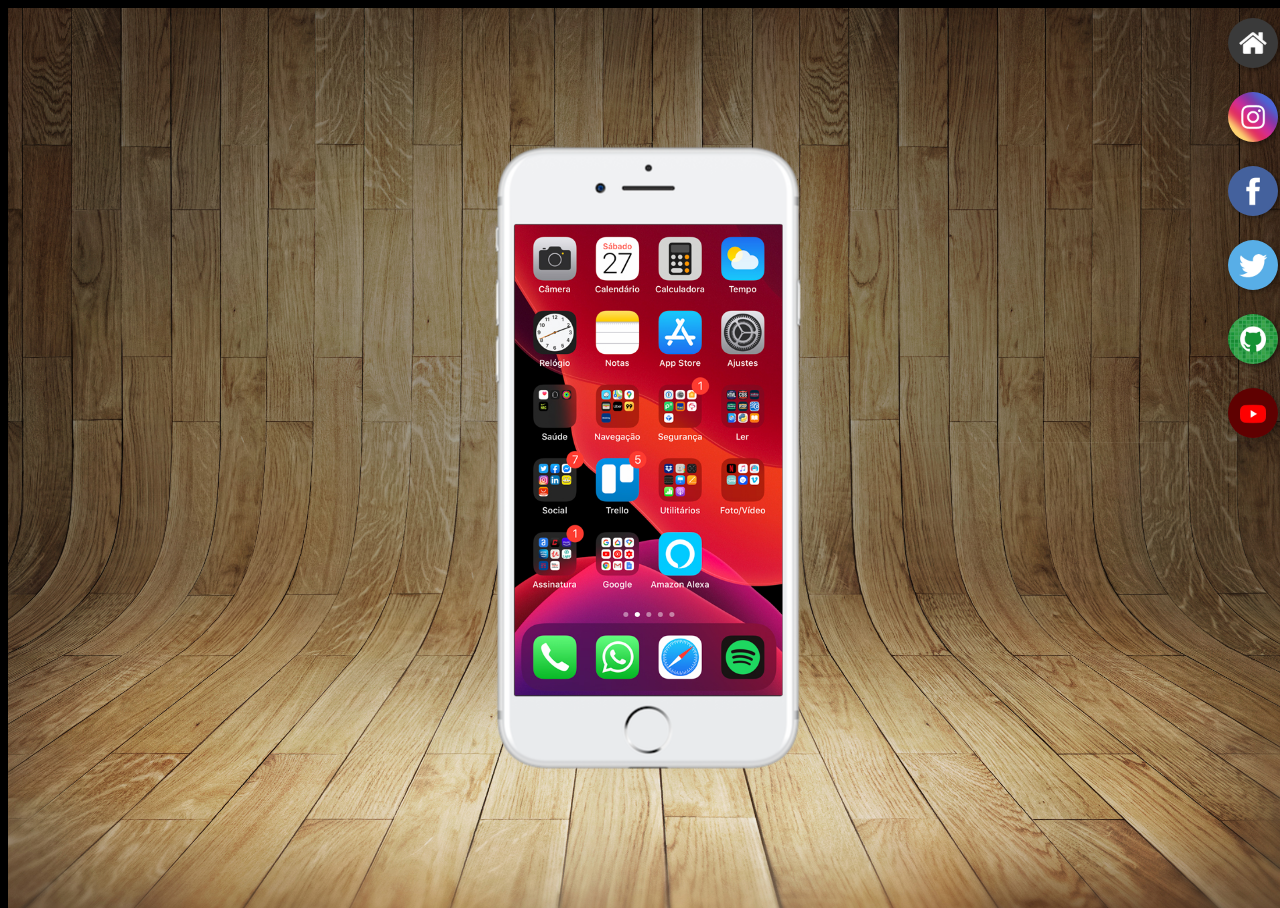
<file: index.html>
<!DOCTYPE html>
<html lang="pt-br">
<head>
    <meta charset="UTF-8">
    <meta name="viewport" content="width=device-width, initial-scale=1.0">
    <link rel="shortcut icon" href="val-favicon.ico" type="image/x-icon">
    <link rel="stylesheet" href="estilos/style.css">
    <title>Projeto Redes Sociais</title>
</head>
<body>
    <main>
        <section id="telefone">
            <iframe src="home.html" name="tela" id="tela" frameborder="0">
                Seu navegador não suporta iframes, por favor atualize seu navegador.
            </iframe>

        </section>
        <section id="redes-sociais">
            <a href="home.html"target="tela"> <img src="imagens/logo-home.jpg" alt="Home"></a><br>
            <a href="instagram.html"target="tela"> <img src="imagens/logo-instagram.jpg" alt="Instagram"></a><br>
            <a href="facebook.html"target="tela"> <img src="imagens/logo-facebook.jpg" alt="Facebook"></a><br>
            <a href="twitter.html"target="tela"> <img src="imagens/logo-twitter.jpg" alt="Twitter"></a><br>
            <a href="github.html"target="tela"><img src="imagens/logo-github.jpg" alt="GitHub"></a><br>
            <a href="yotube.html"target="tela"> <img src="imagens/logo-youtube.jpg" alt="YouTube"></a>
            





        </section>
    </main>
</body>
</html>
</file>
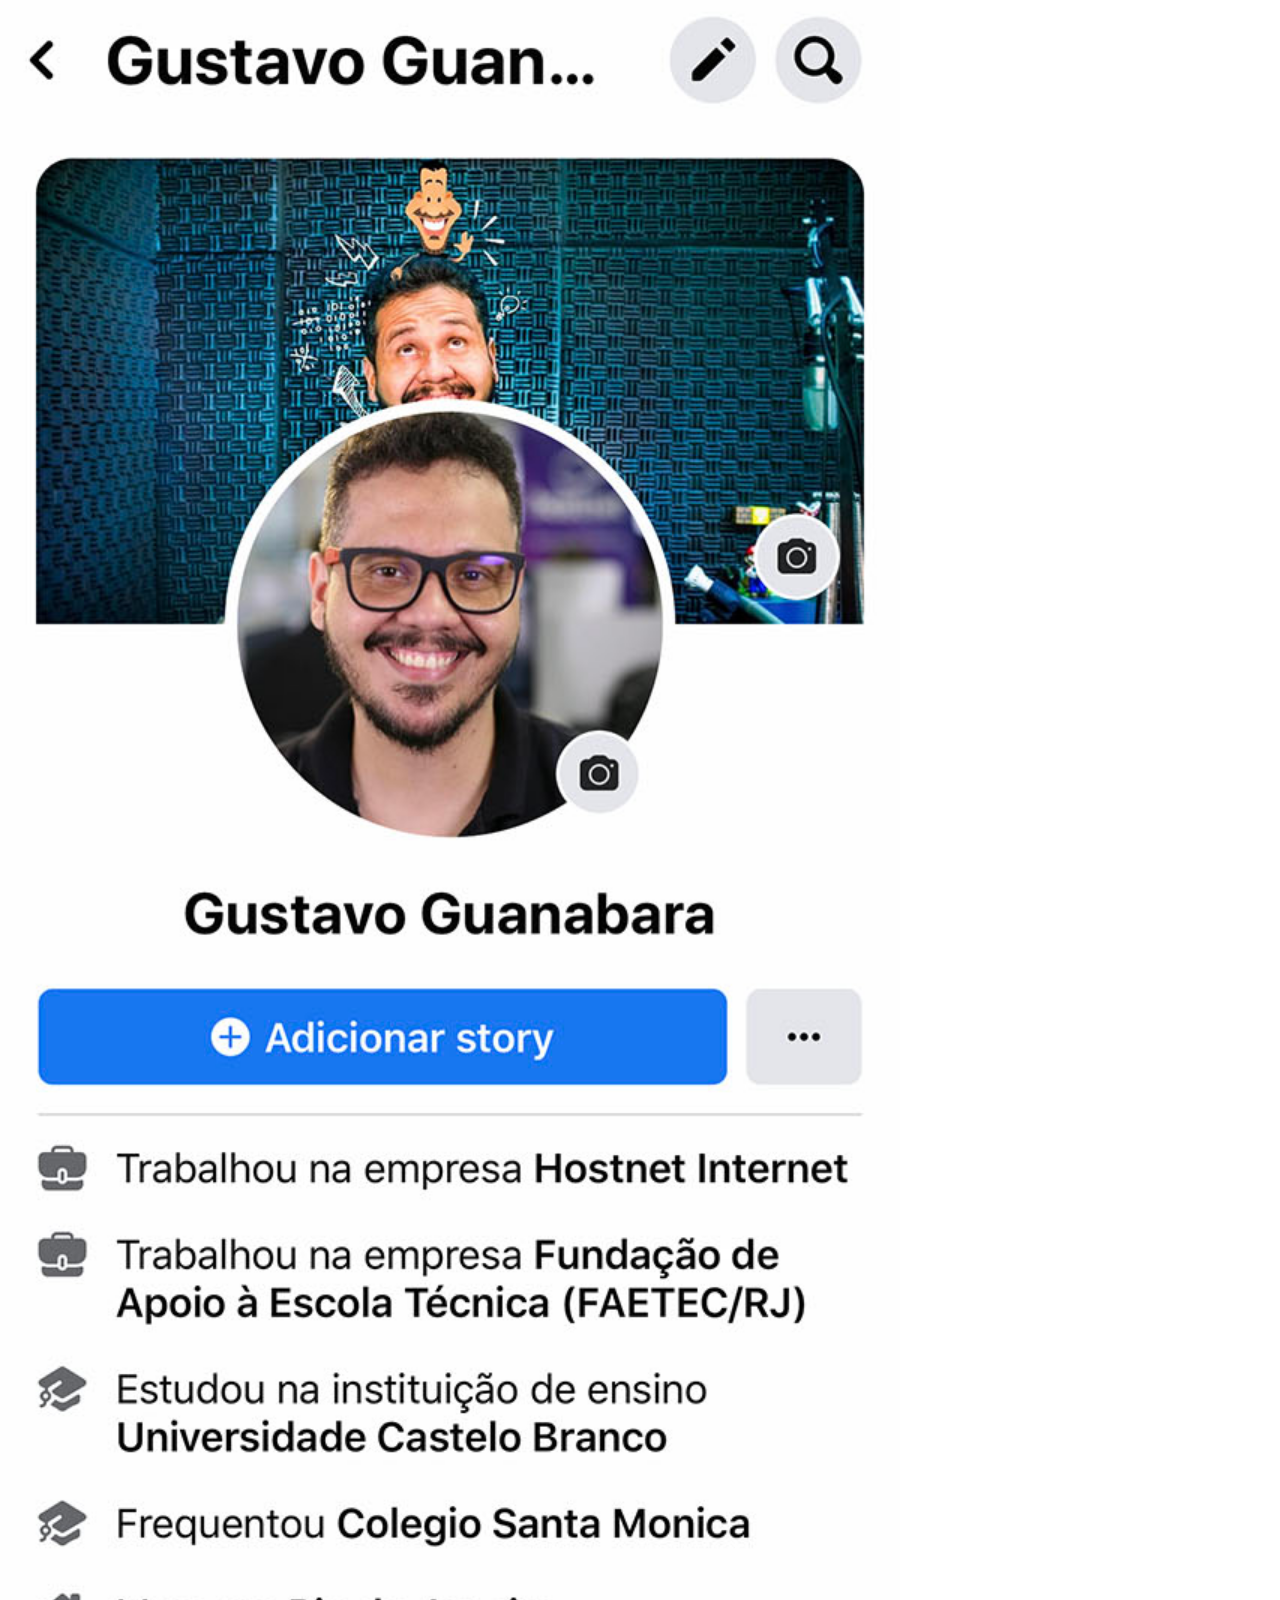
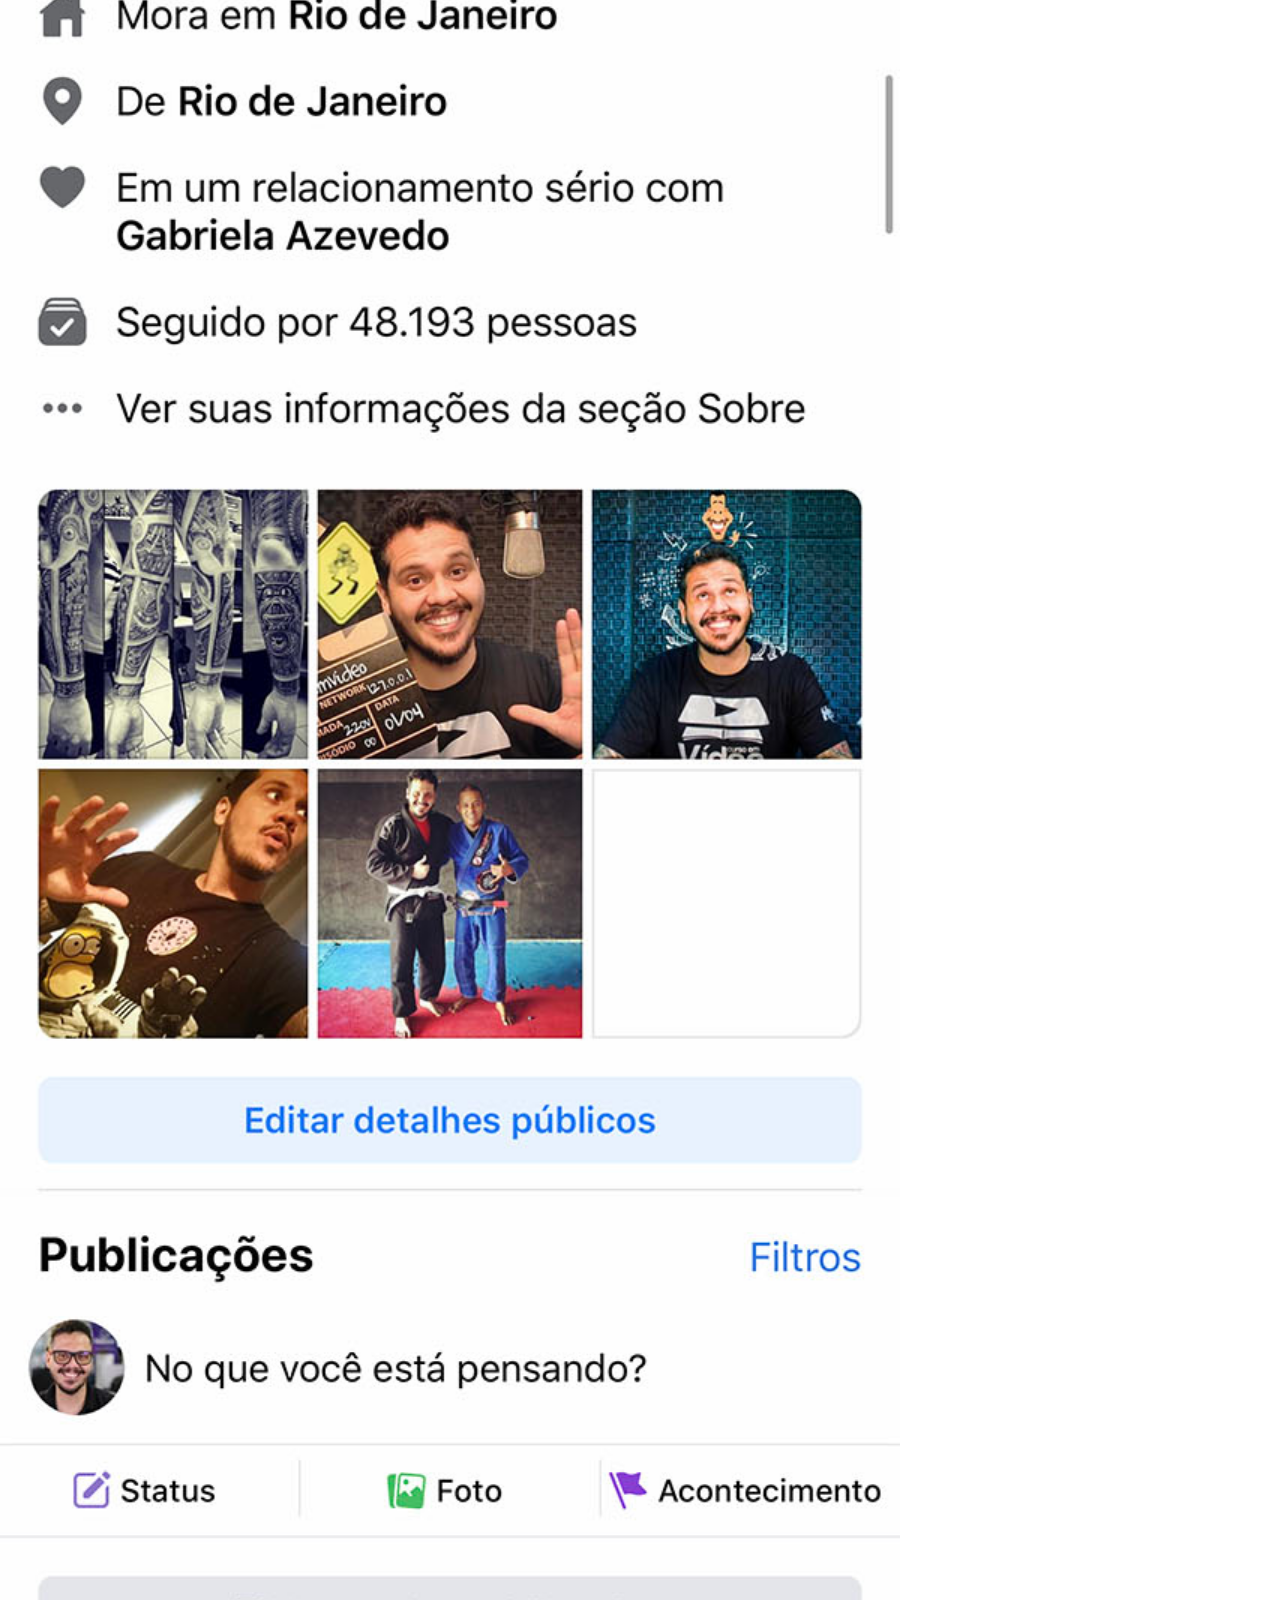
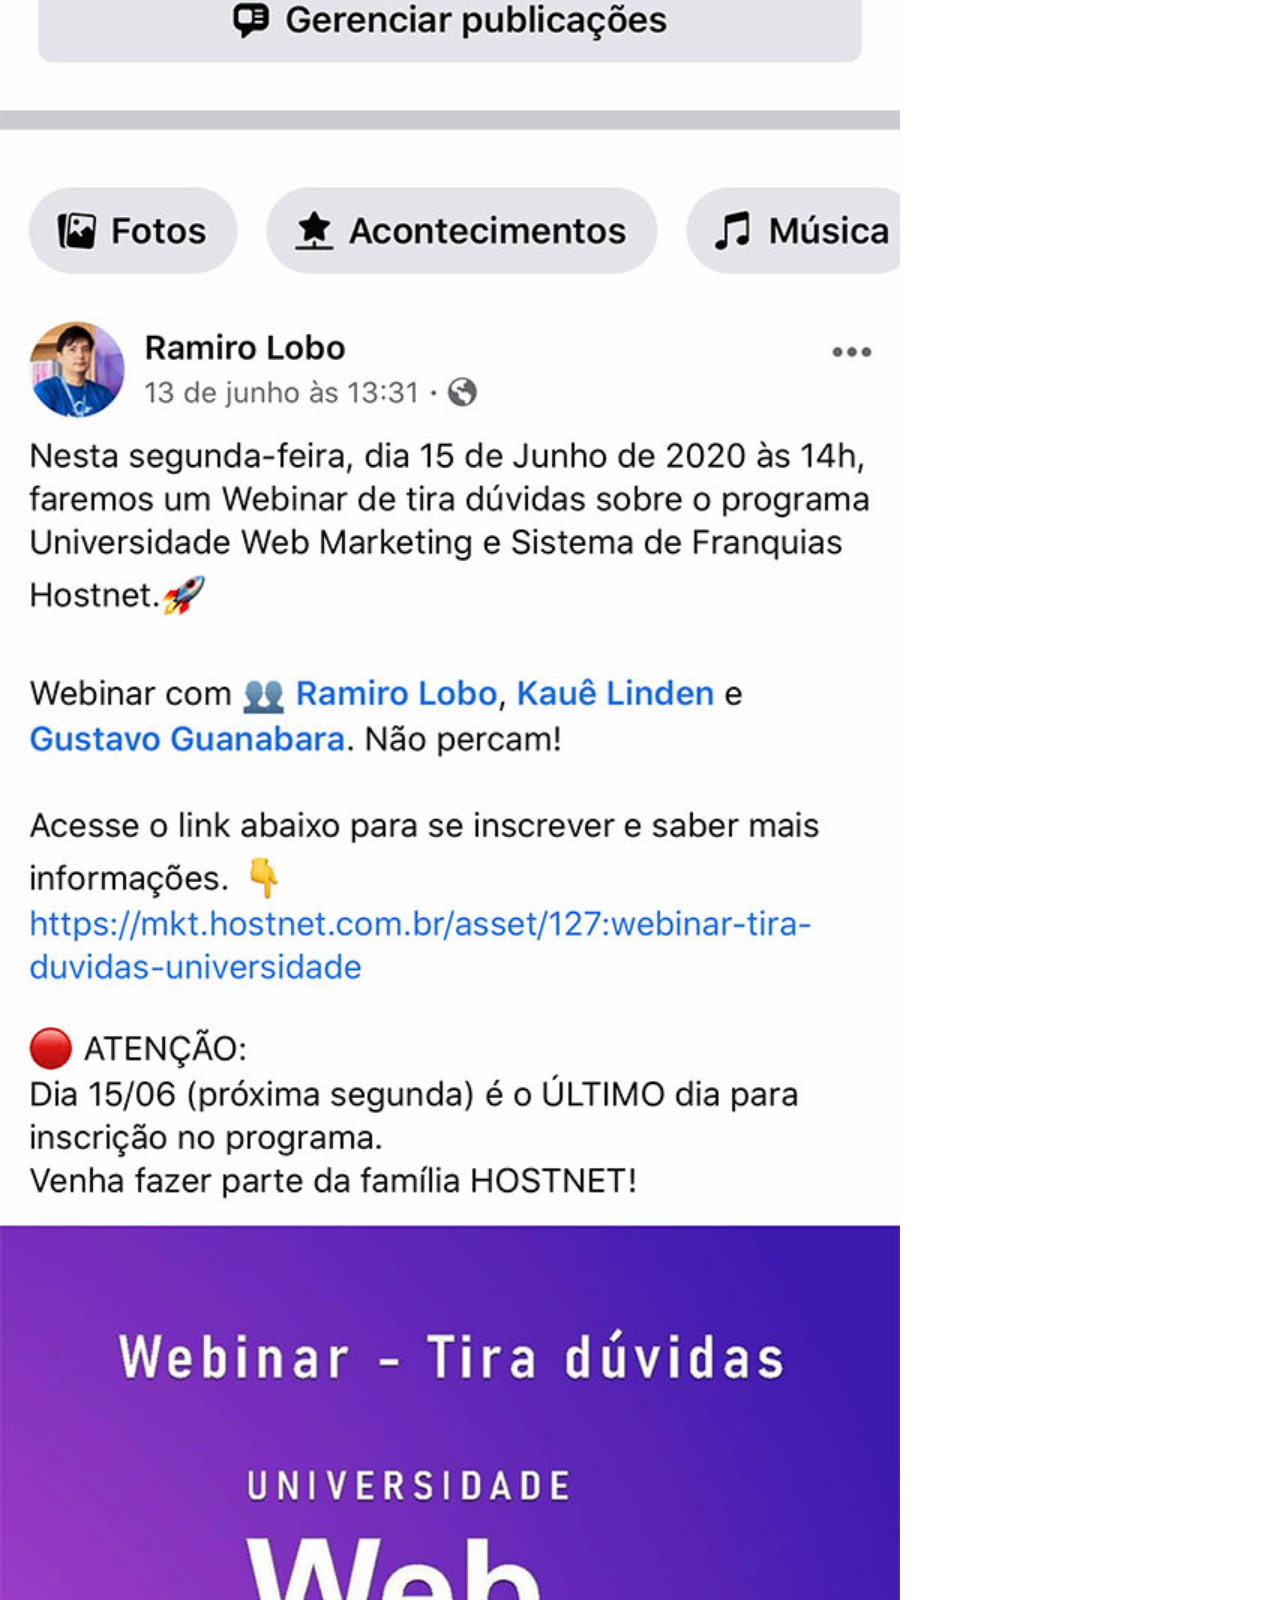
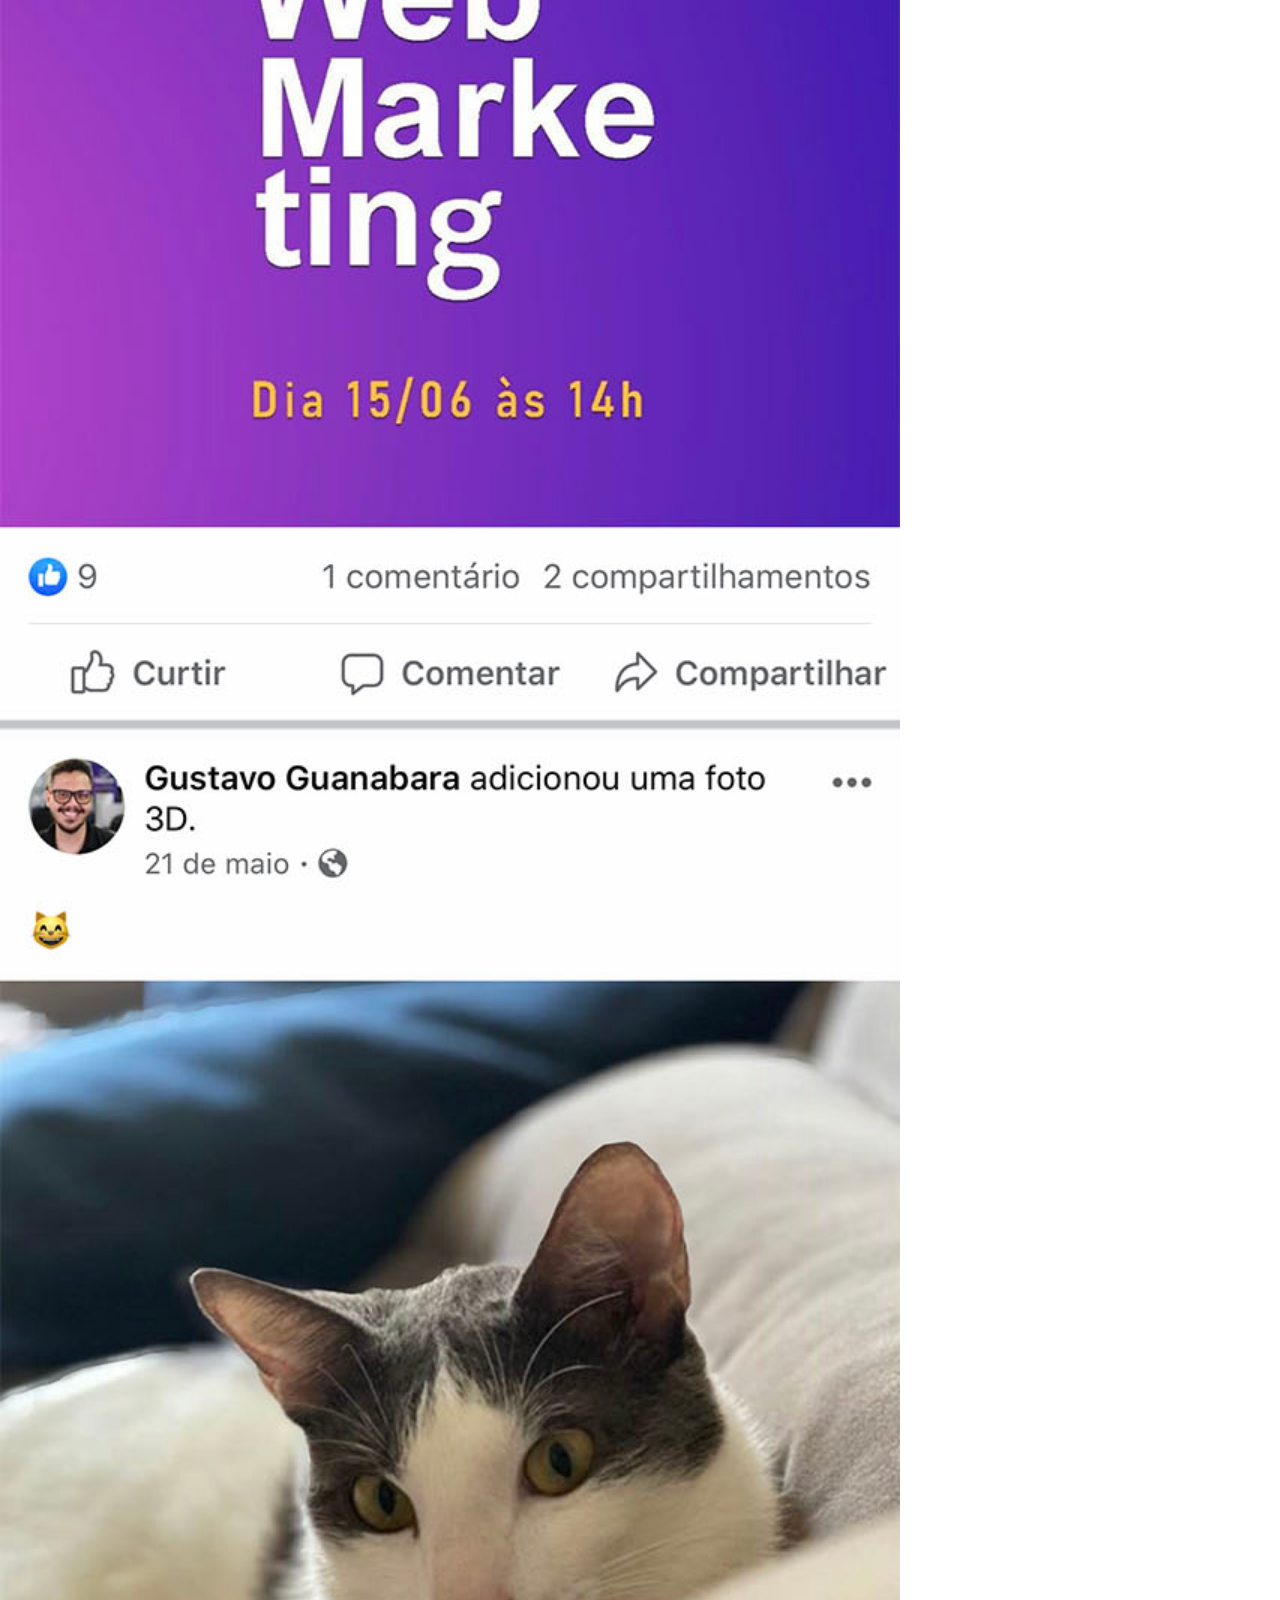
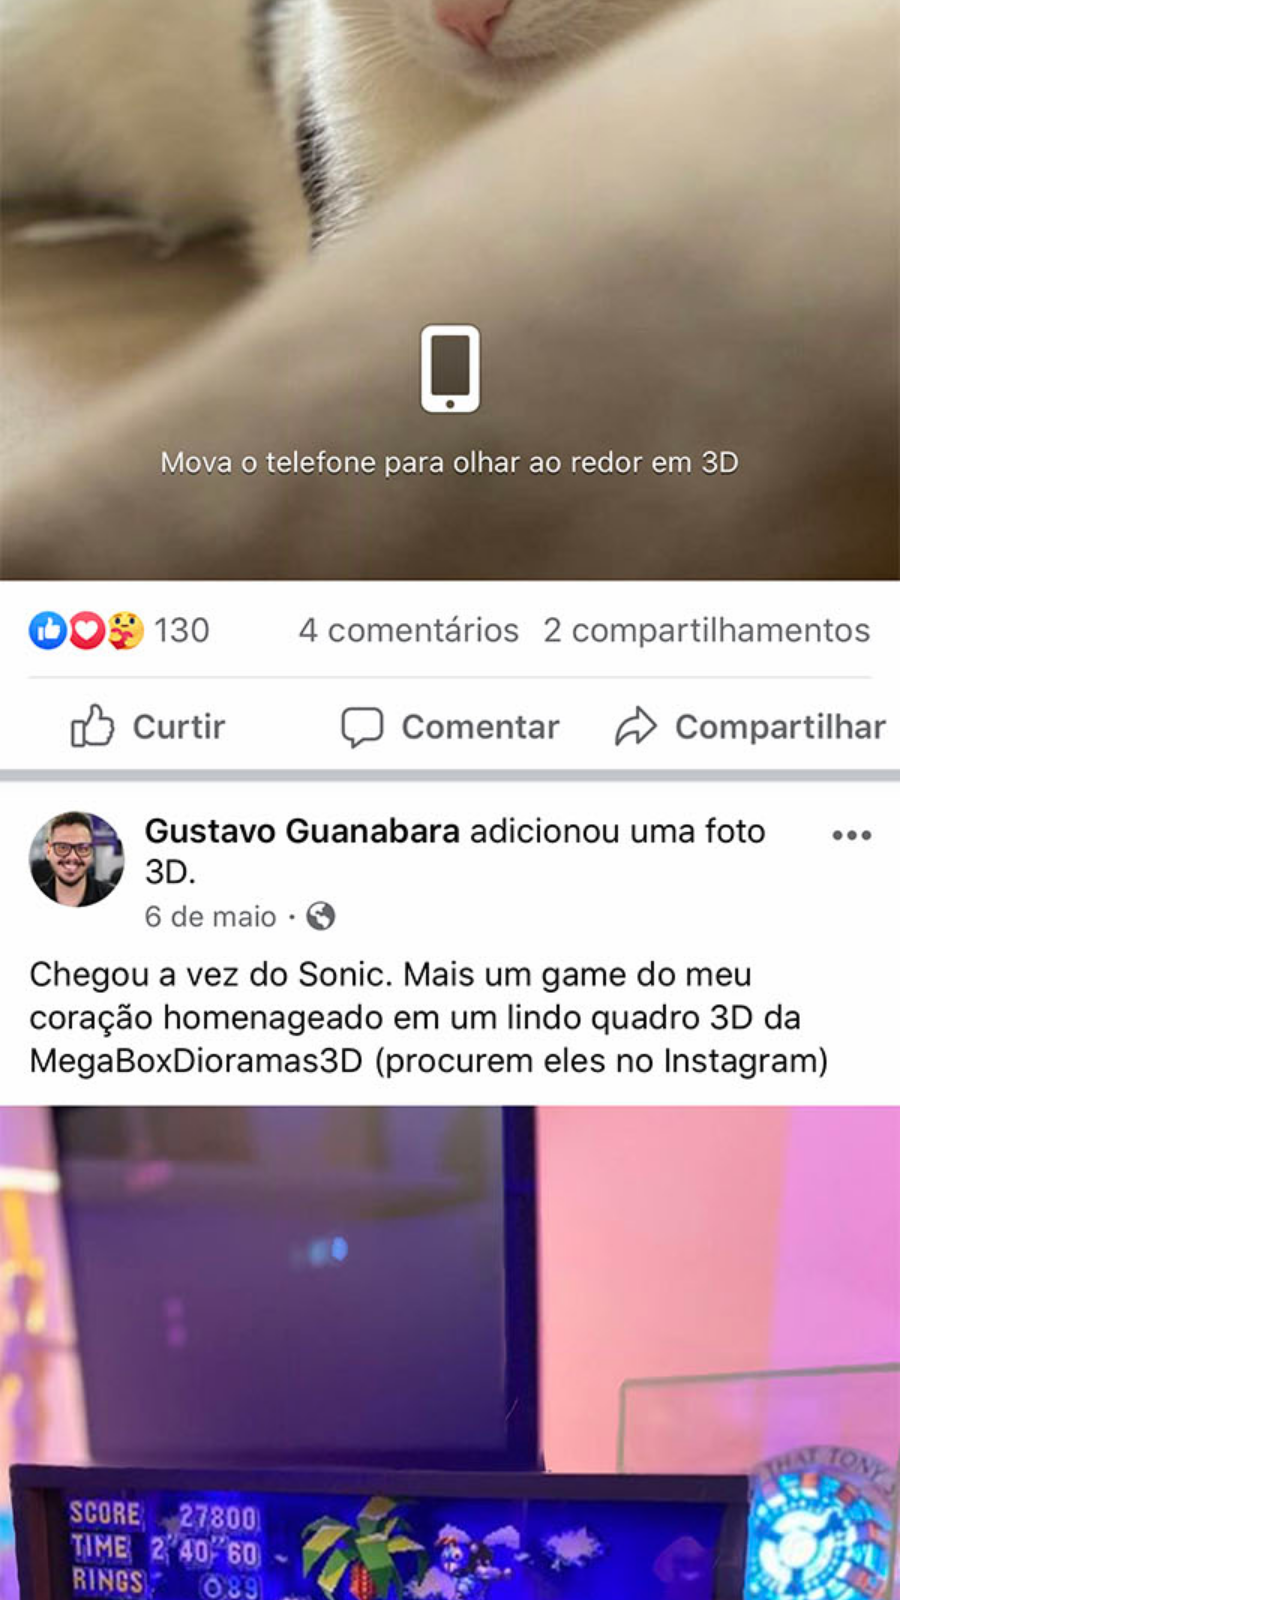
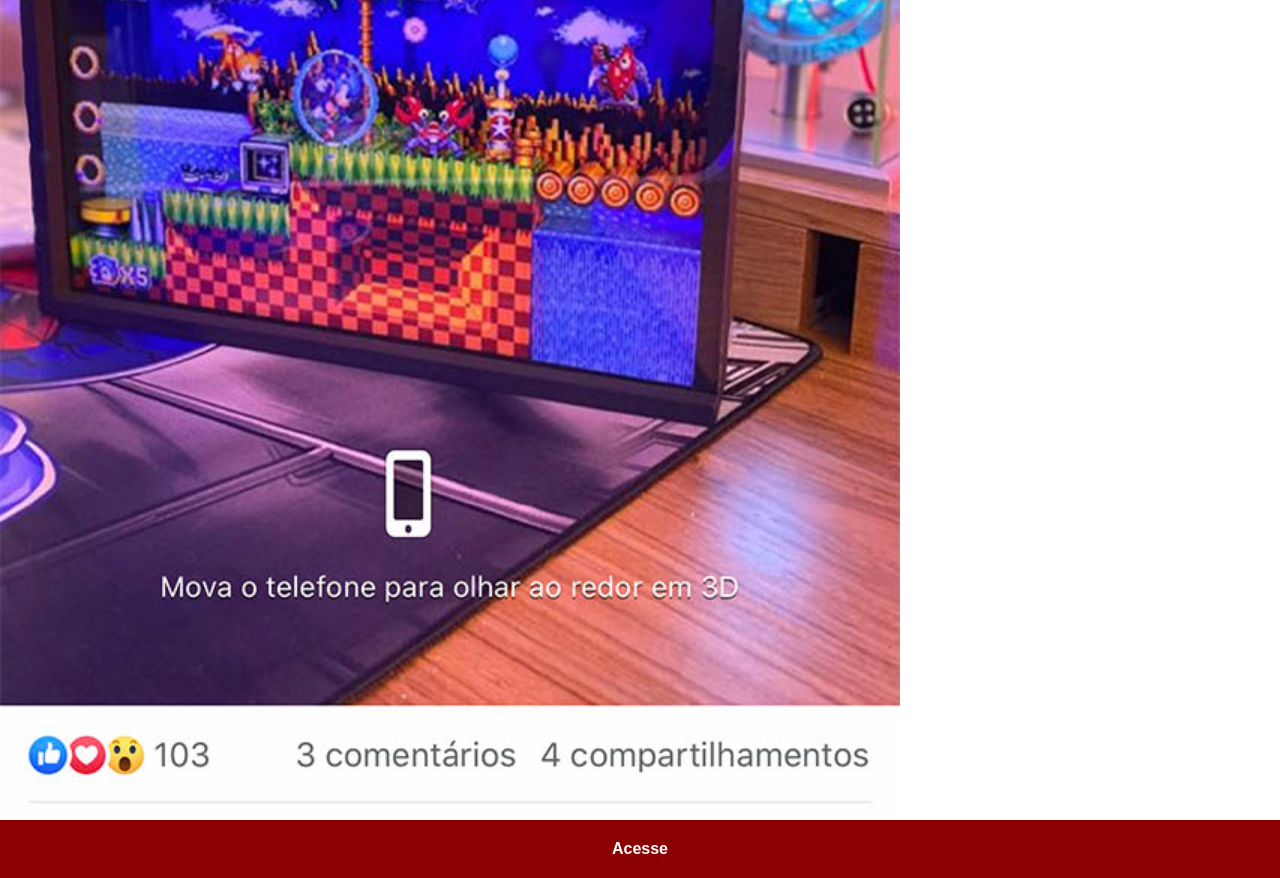
<file: facebook.html>
<!DOCTYPE html>
<html lang="pt-br">
<head>
    <meta charset="UTF-8">
    <meta name="viewport" content="width=device-width, initial-scale=1.0">
    <title>Facebook</title>
    <link rel="stylesheet" href="estilos/social.css">
</head>
<body>
    <img src="imagens/tela-facebook.jpg" alt="Facebook">
    <a href="https://www.facebook.com/gustavoguanabara/?locale=pt_BR"target="_blank">Acesse</a>
</body>
</html>
</file>
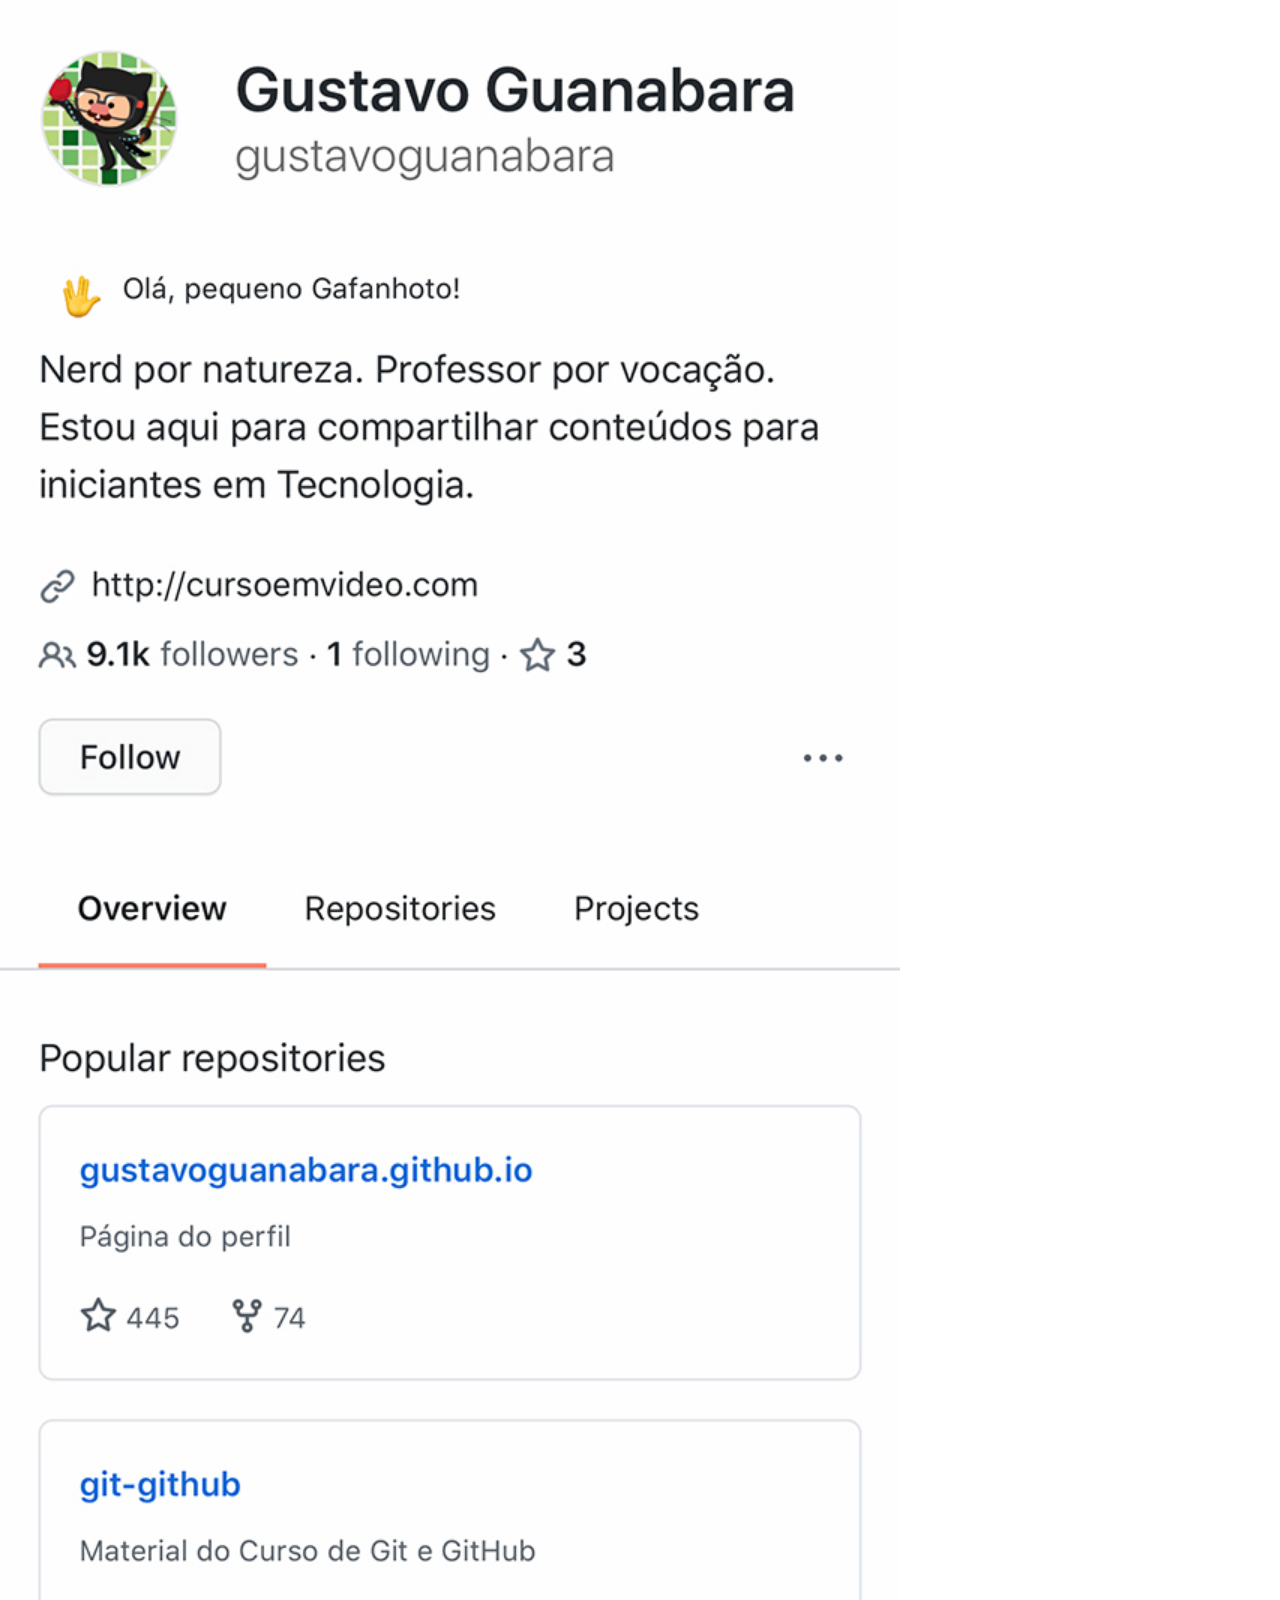
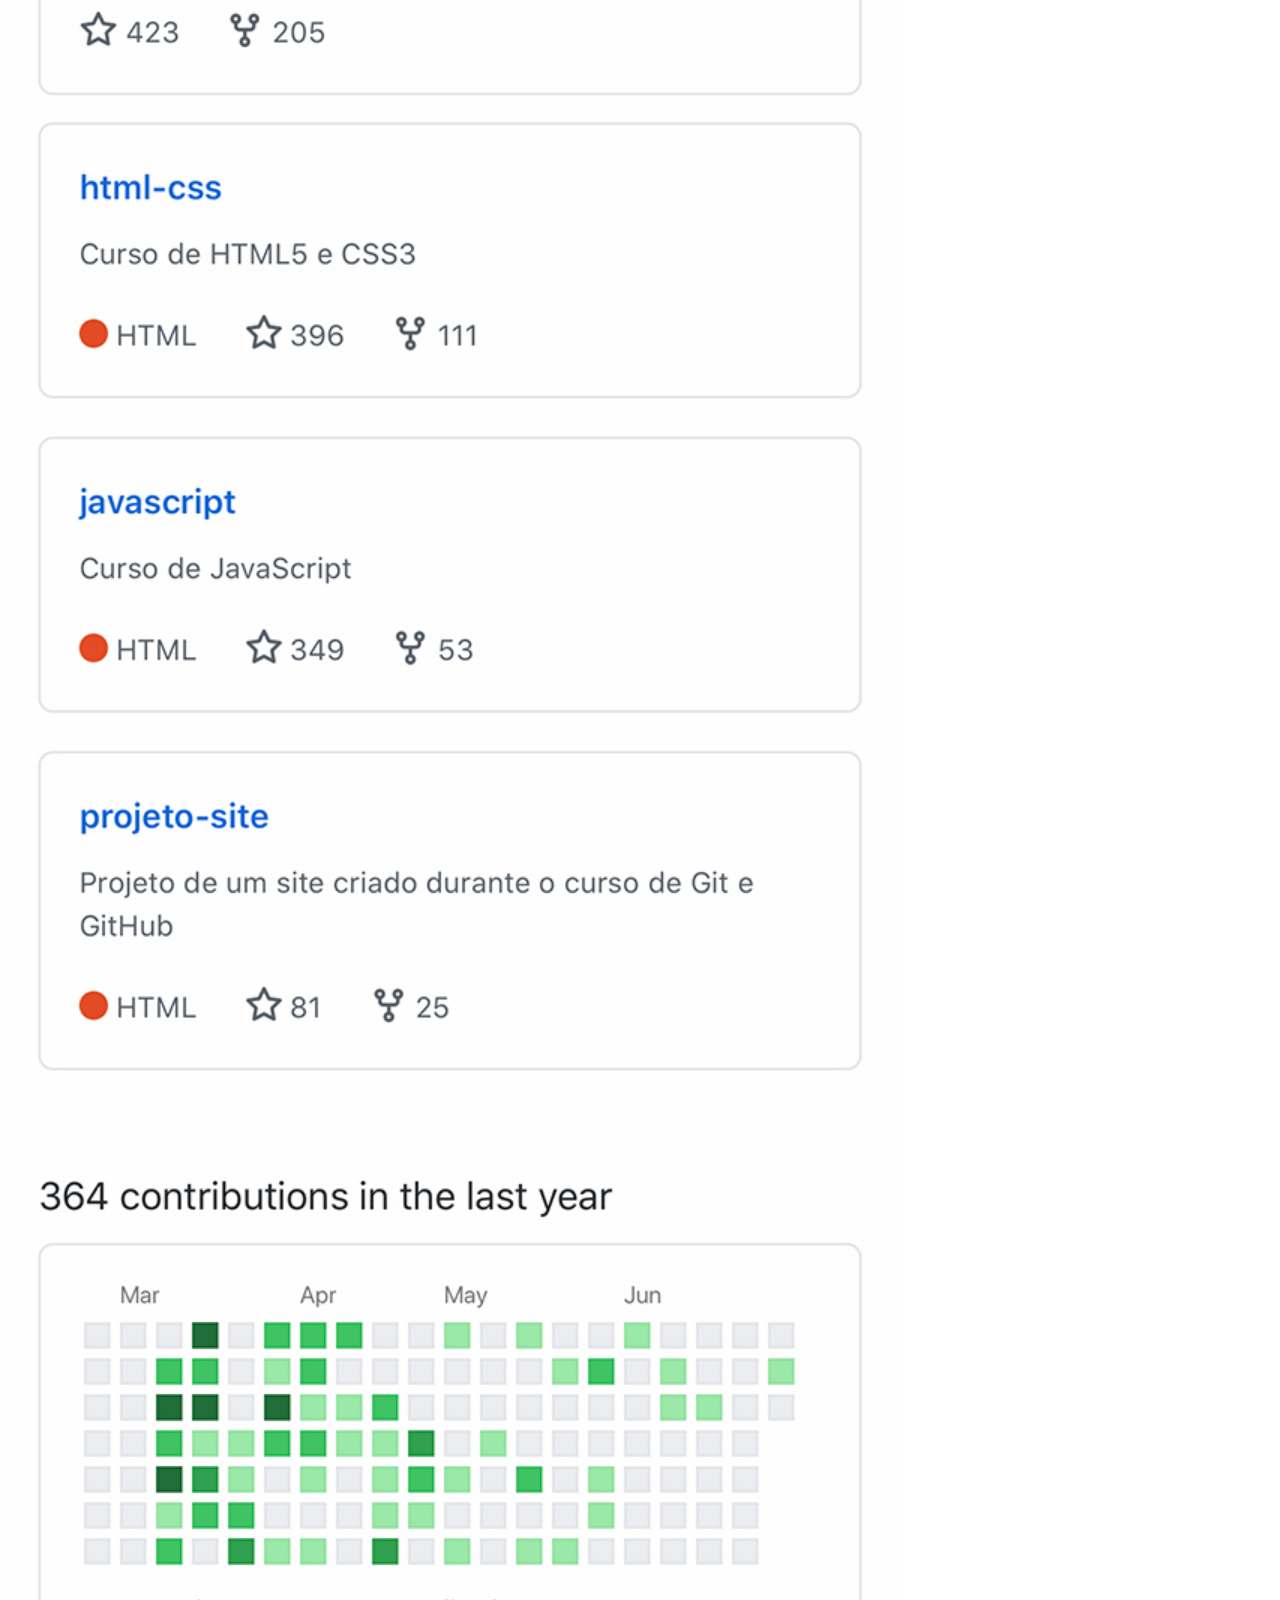
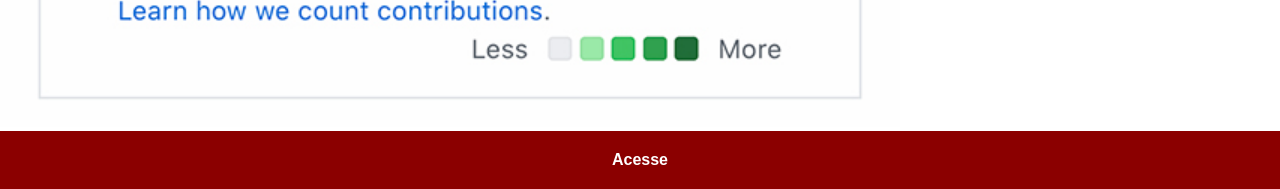
<file: github.html>
<!DOCTYPE html>
<html lang="pt-br">
<head>
    <meta charset="UTF-8">
    <meta name="viewport" content="width=device-width, initial-scale=1.0">
    <title>GitHub</title>
    <link rel="stylesheet" href="estilos/social.css">
</head>
<body>
    <img src="imagens/tela-github.jpg" alt="Git-Hub">
    <a href="https://github.com/gustavoguanabara" target="_blank">Acesse </a>
    
</body>
</html>
</file>
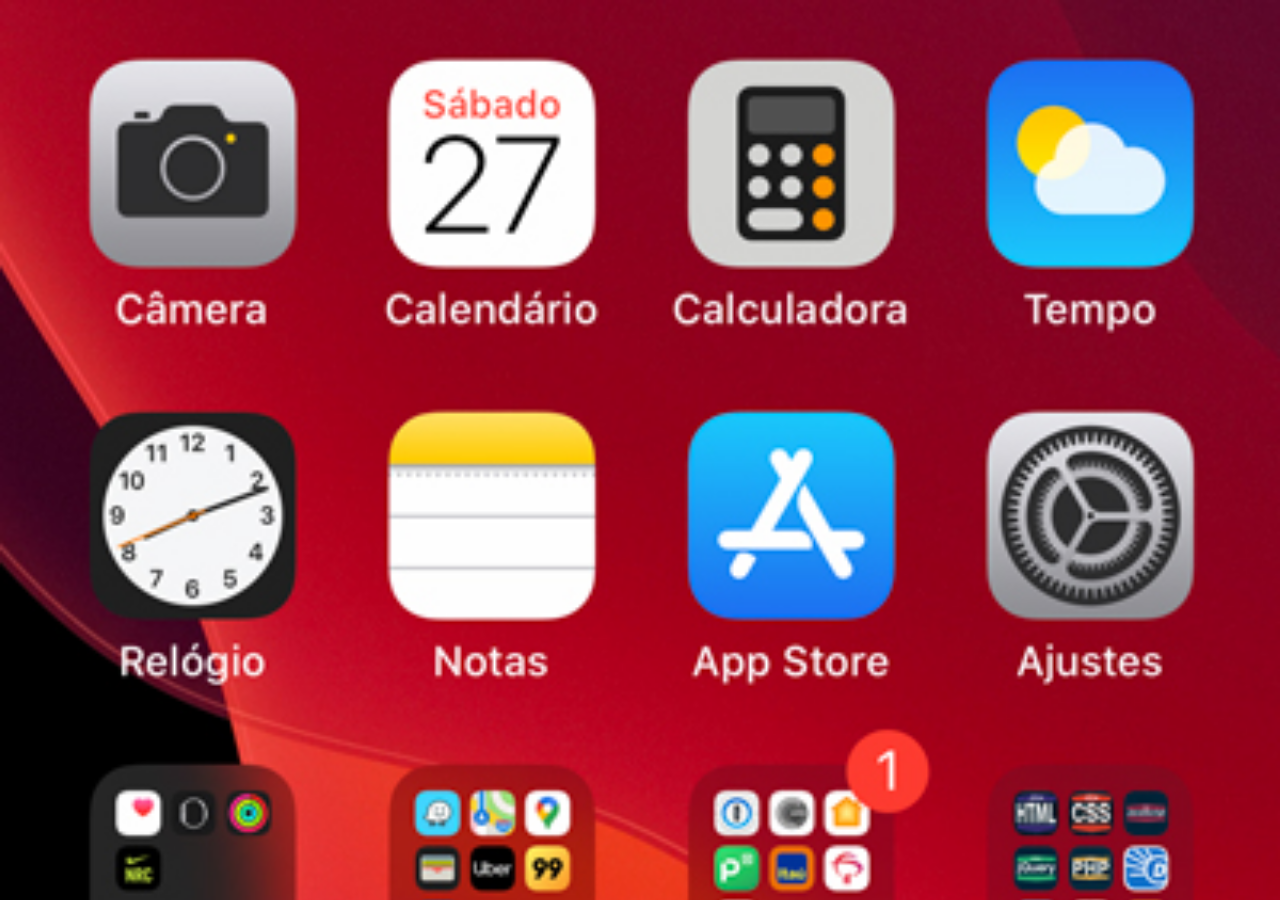
<file: home.html>
<!DOCTYPE html>
<html lang="pt-br">
<head>
    <meta charset="UTF-8">
    <meta name="viewport" content="width=device-width, initial-scale=1.0">
    <title>Home</title>
</head>
<style>
    * {
        margin: 0px;
        padding: 0px;
    }
    body {
            width:100vw;
            height:100vh;
            background:black url(imagens/tela-home.jpg)no-repeat top center;
            background-size:cover;
    }

</style>
<body>
    
</body>
</html>
</file>
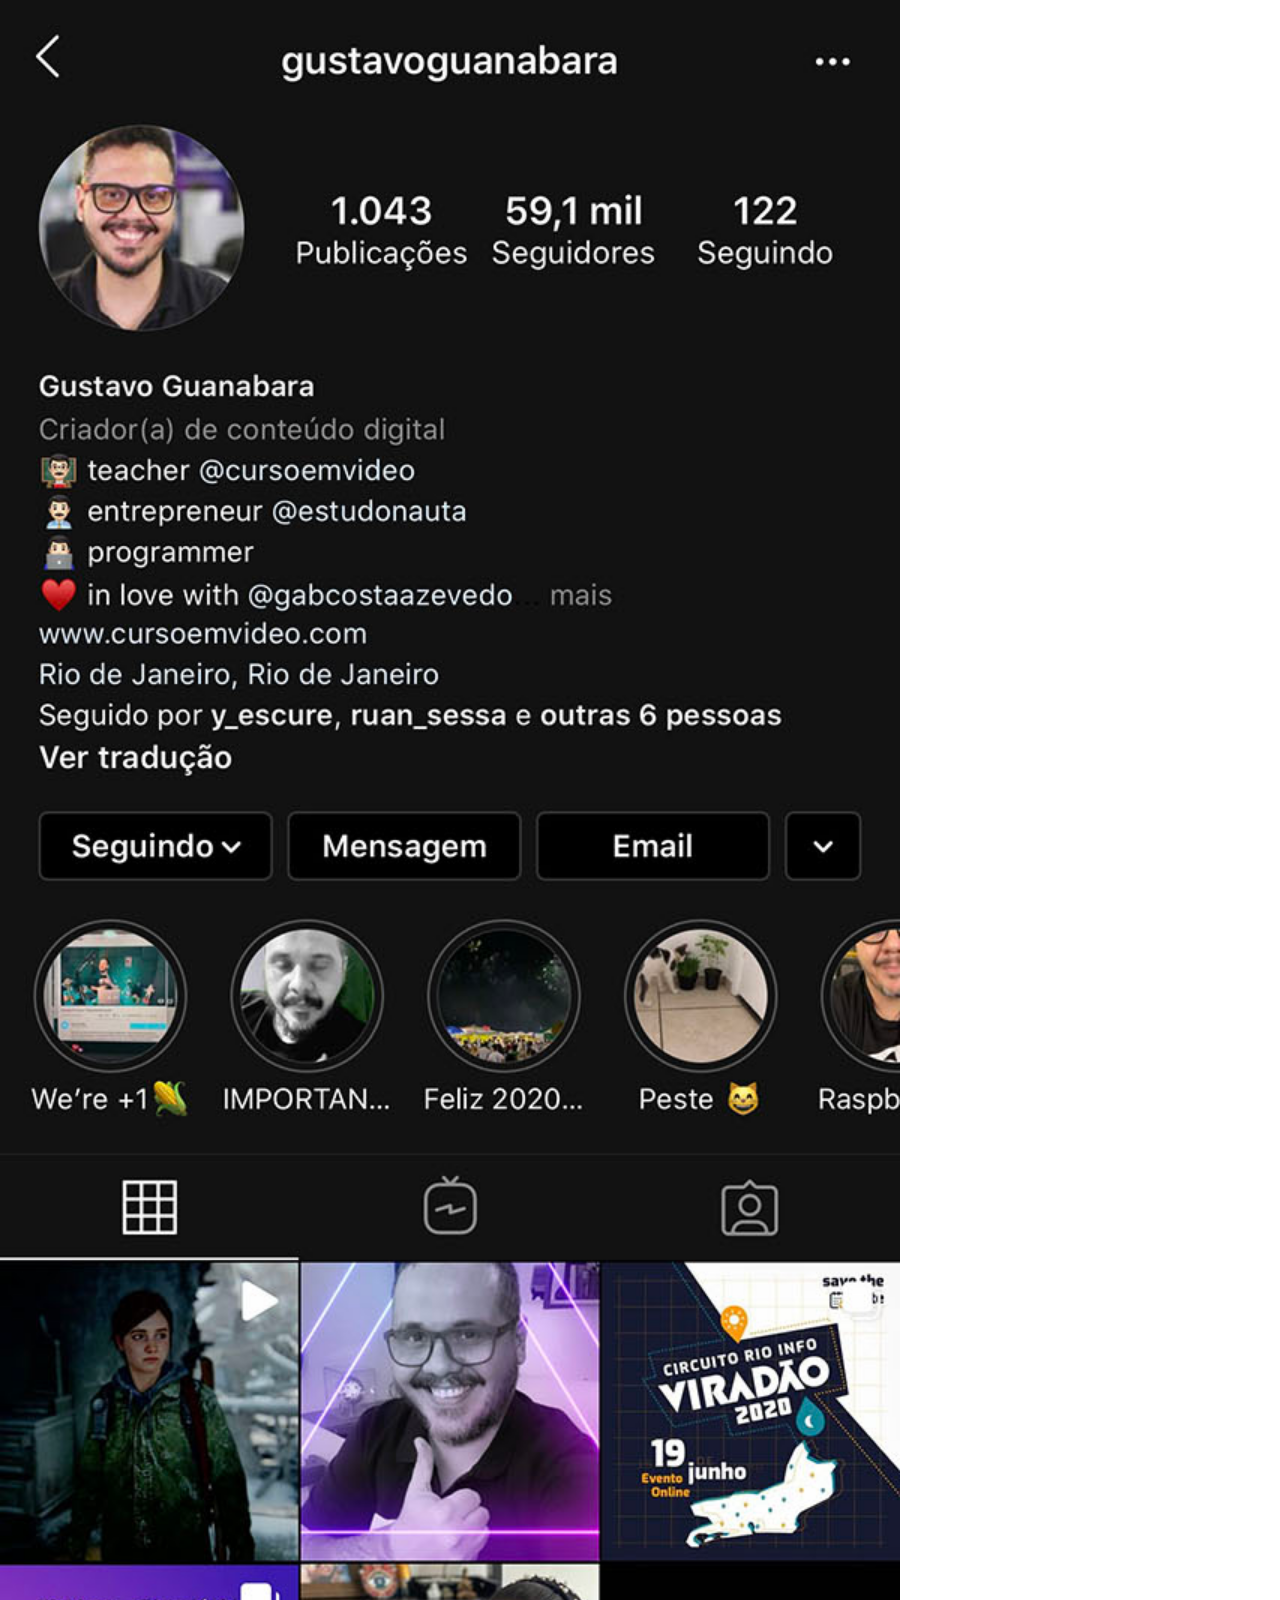
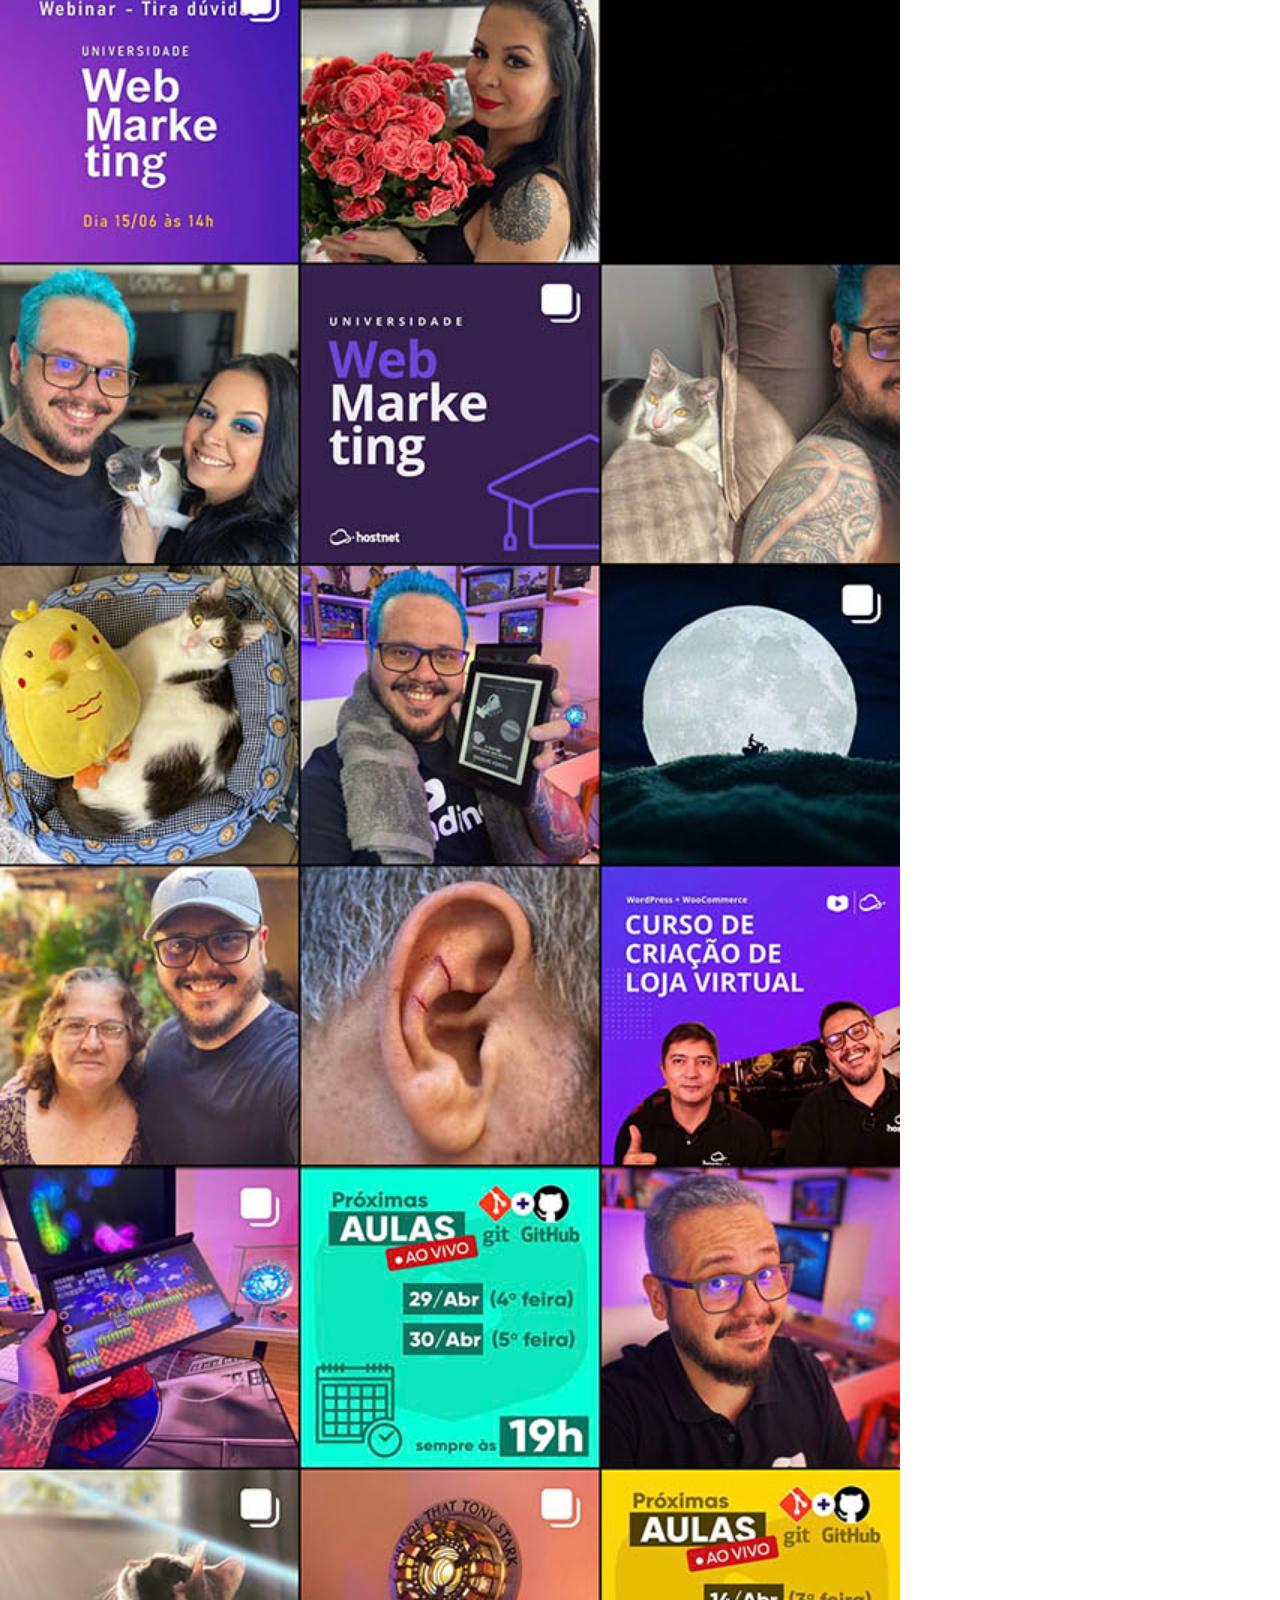
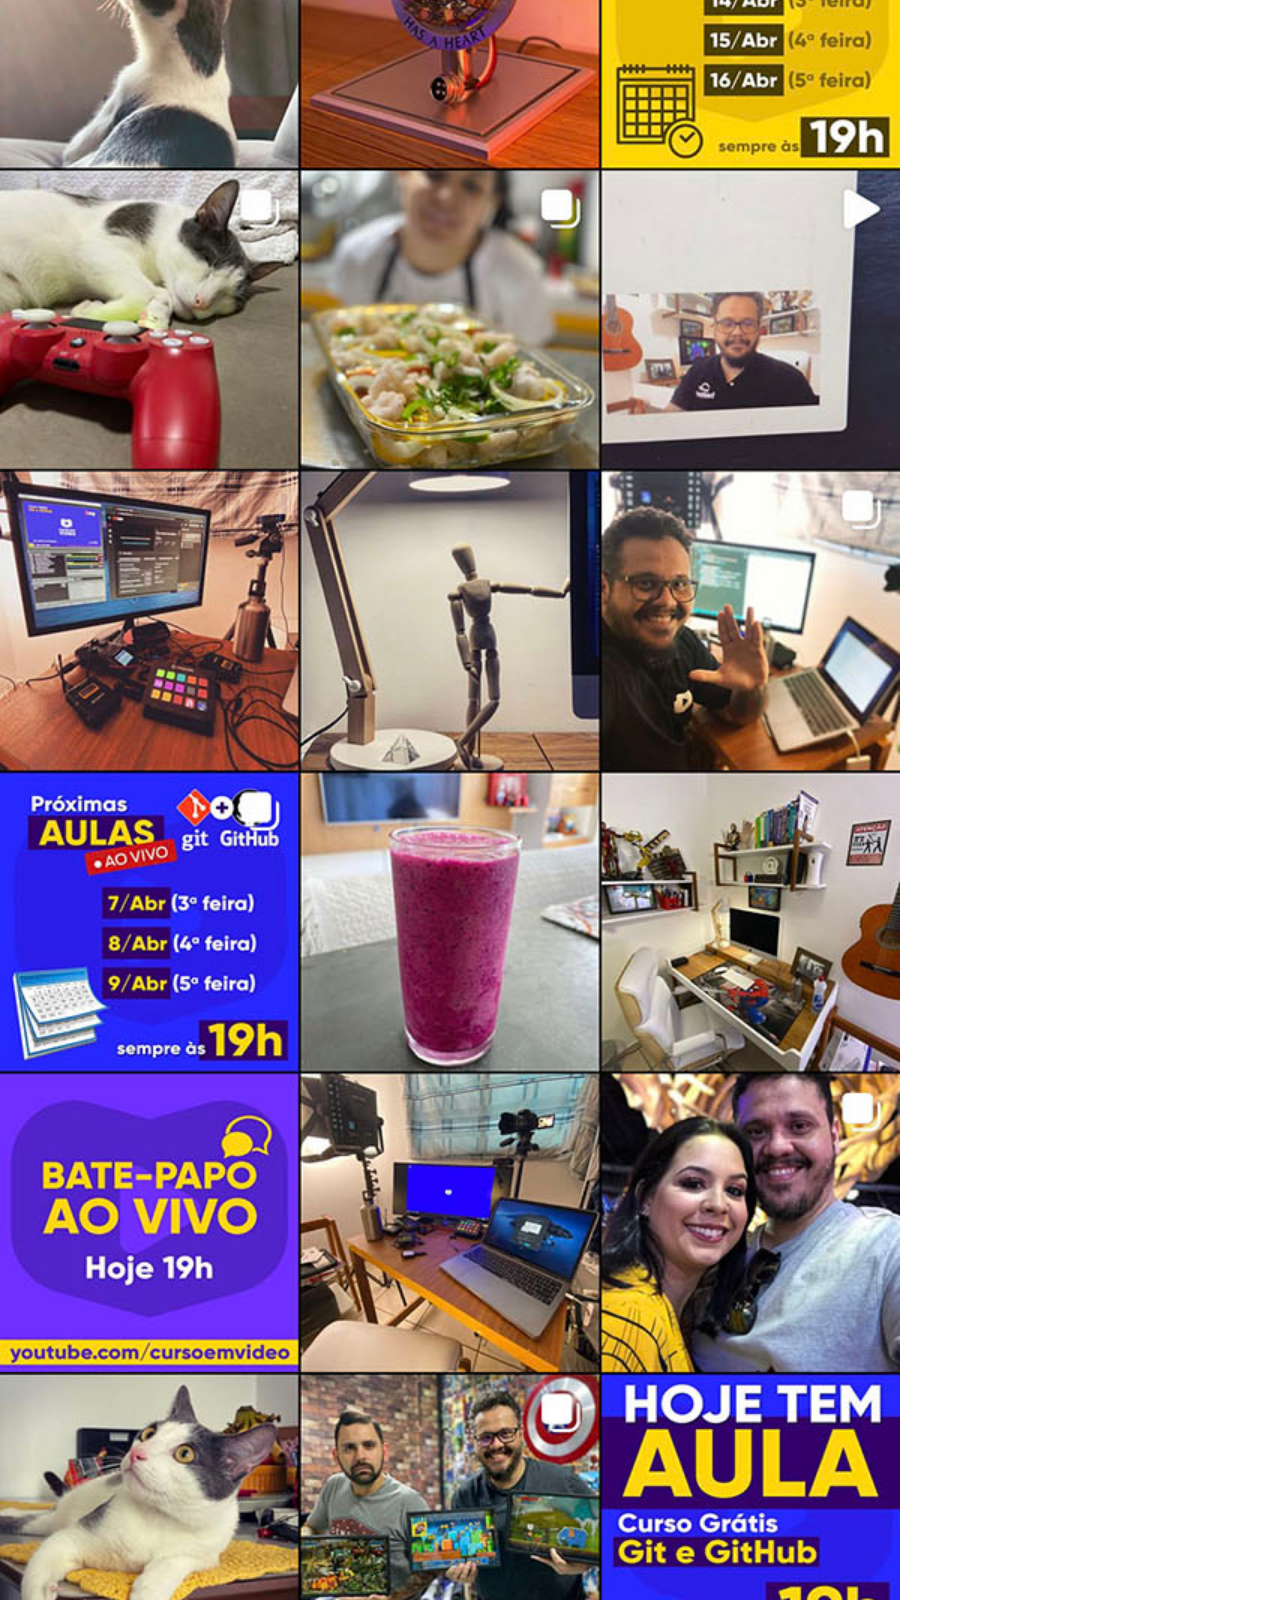
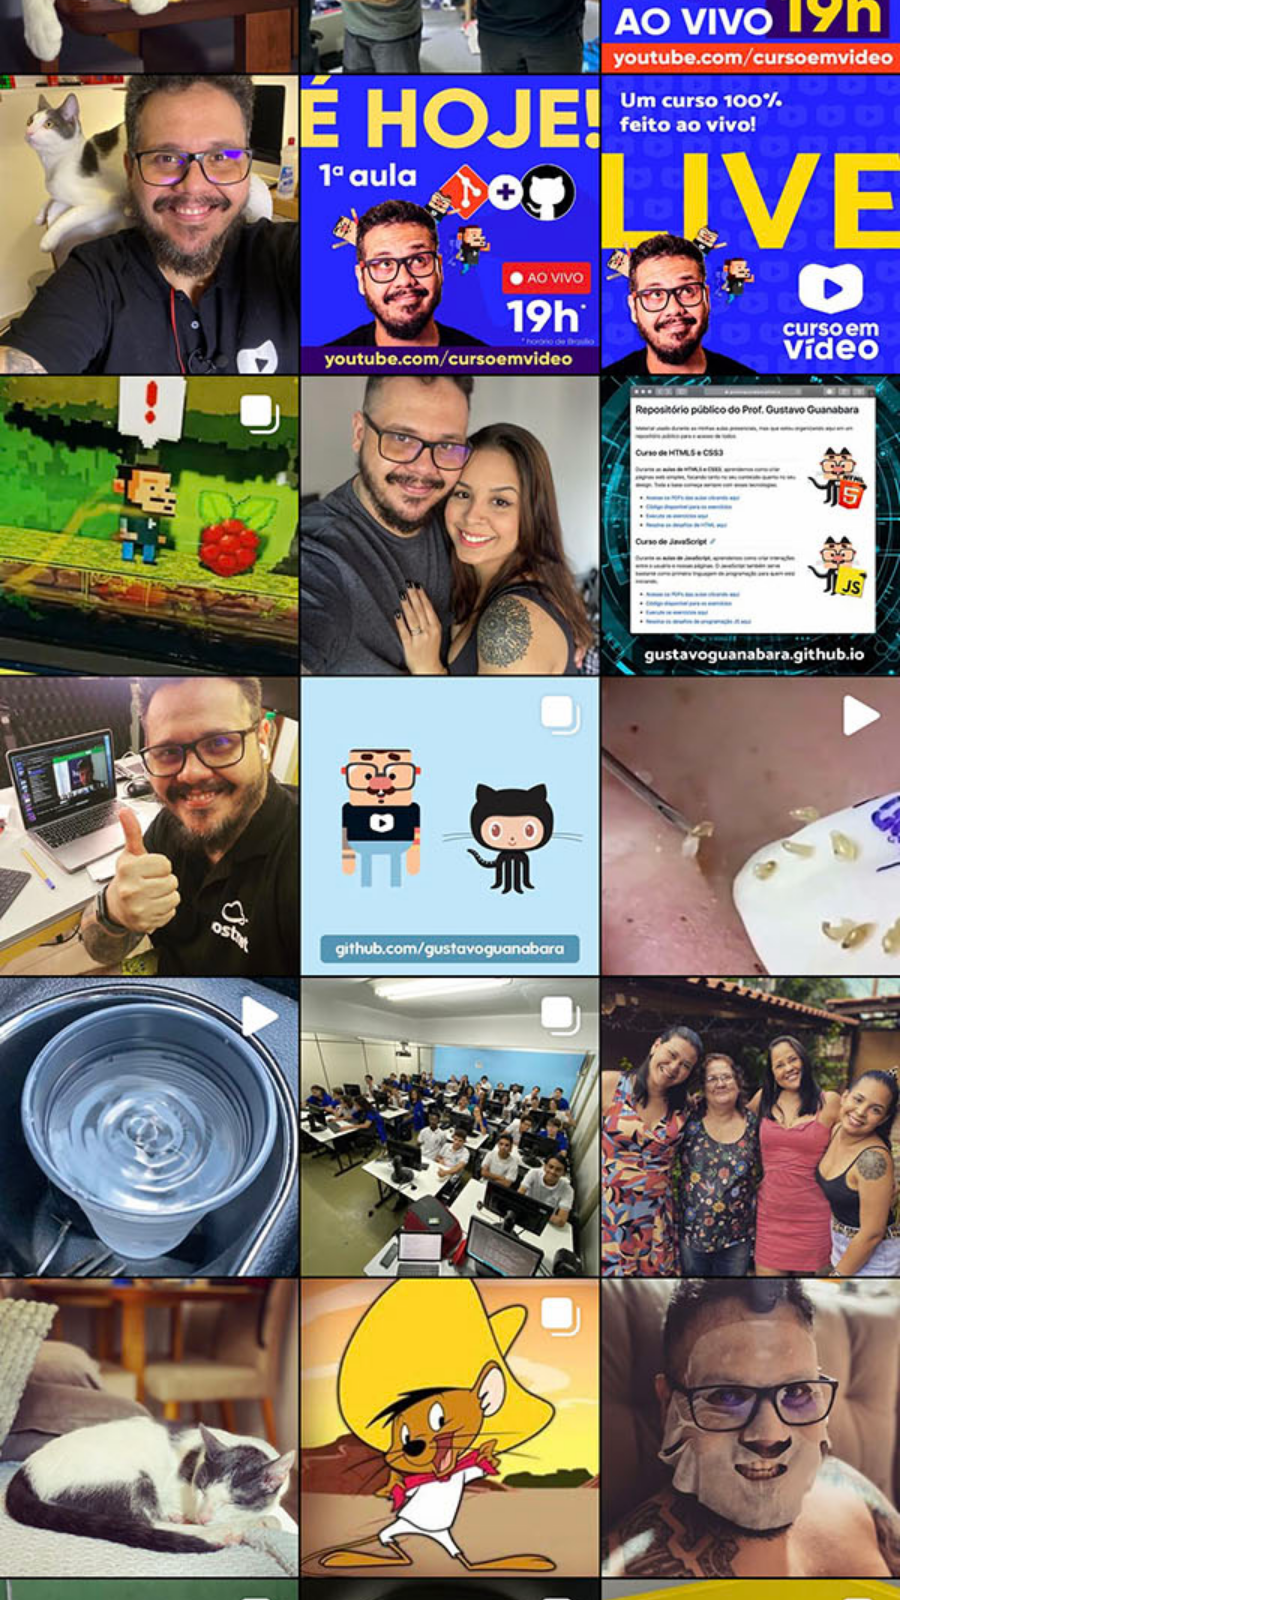
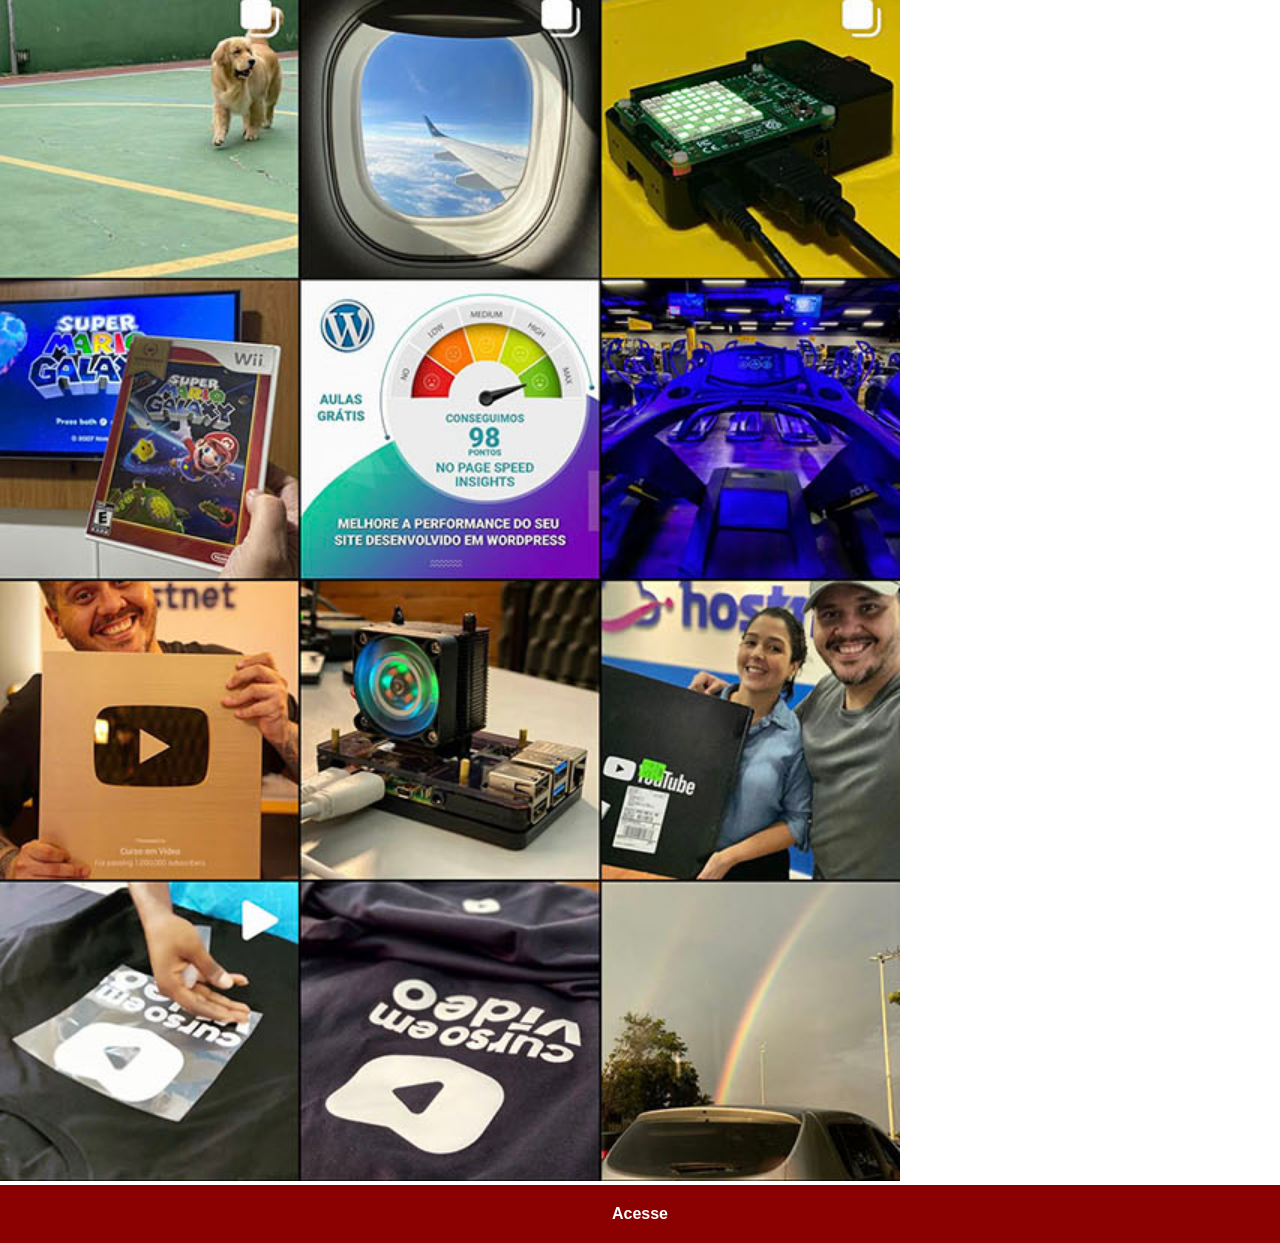
<file: instagram.html>
<!DOCTYPE html>
<html lang="pt-br">
<head>
    <meta charset="UTF-8">
    <meta name="viewport" content="width=device-width, initial-scale=1.0">
    <title>Instagram</title>
    <link rel="stylesheet" href="estilos/social.css">
</head>
<body>
    <img src="imagens/tela-instagram.jpg" alt="Instagram">
    <a href="https://www.instagram.com/gustavoguanabara/" target="_blank">Acesse </a>
    
</body>
</html>
</file>
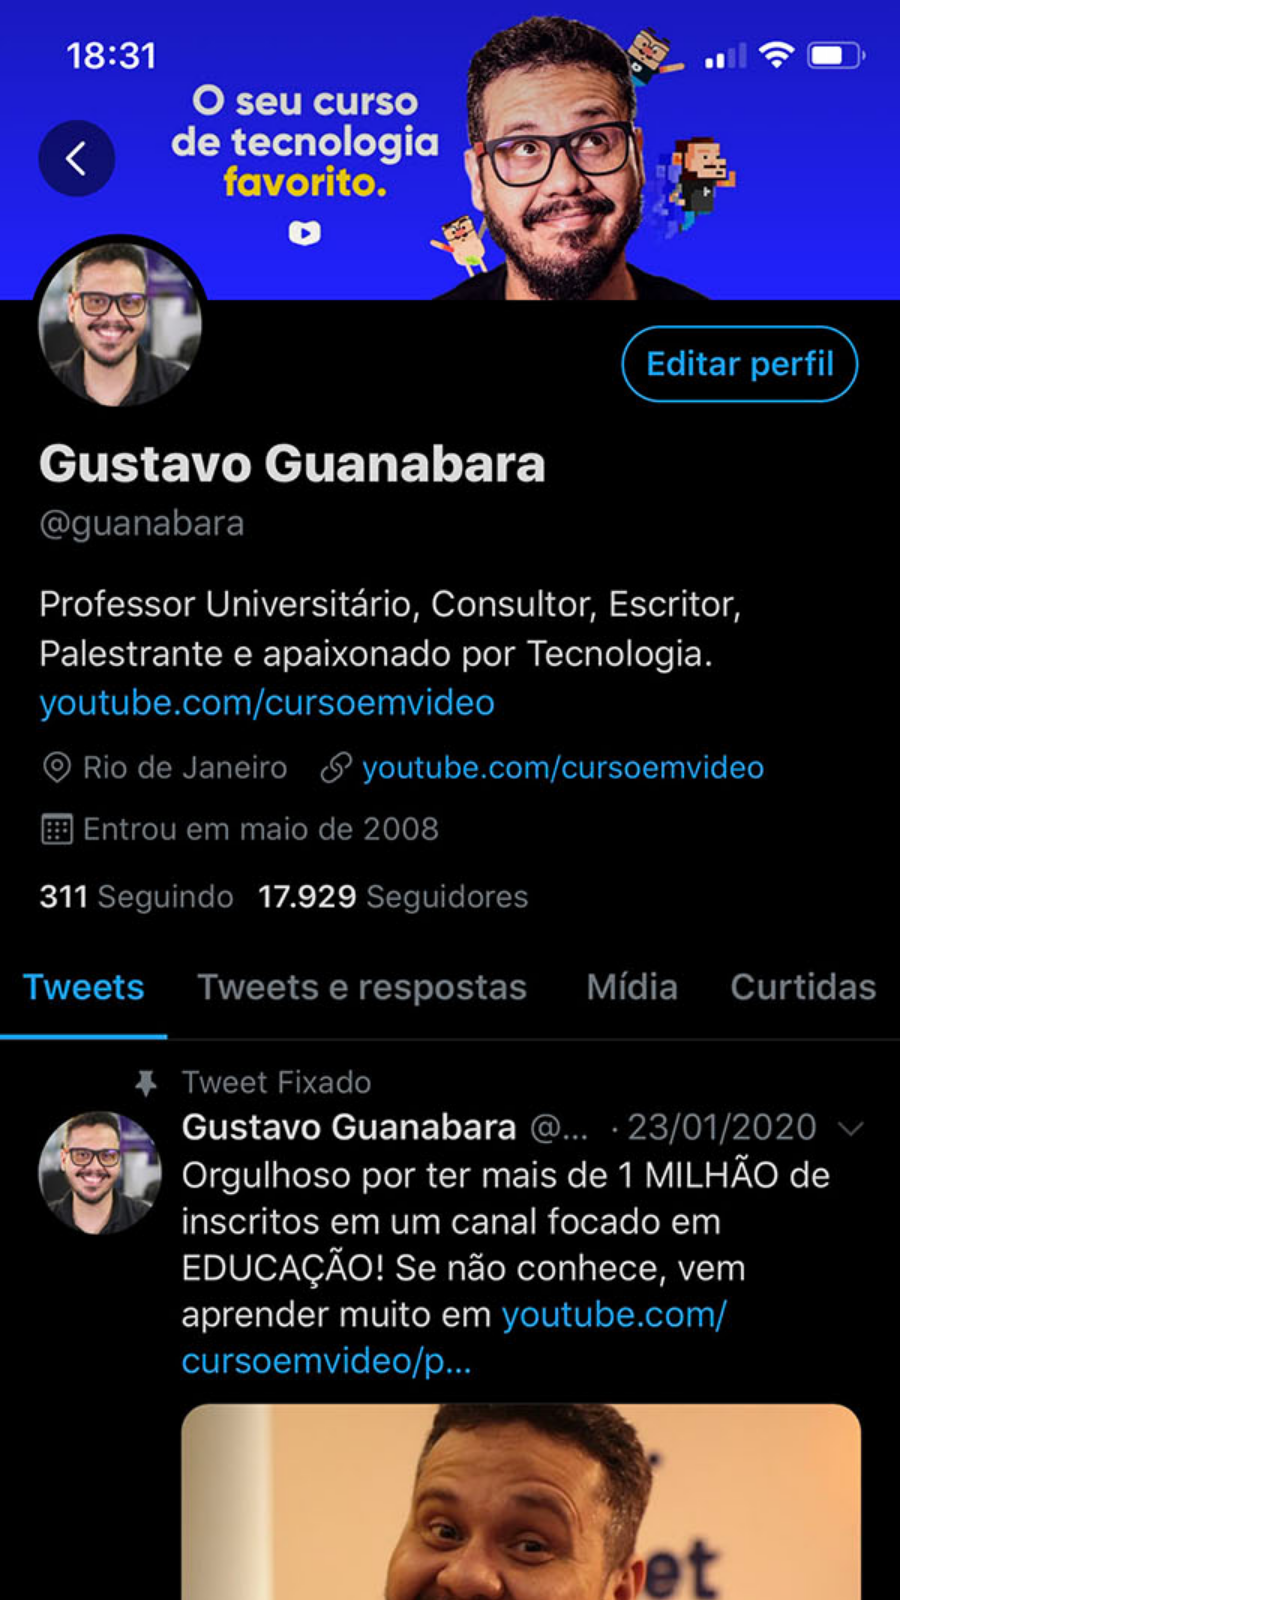
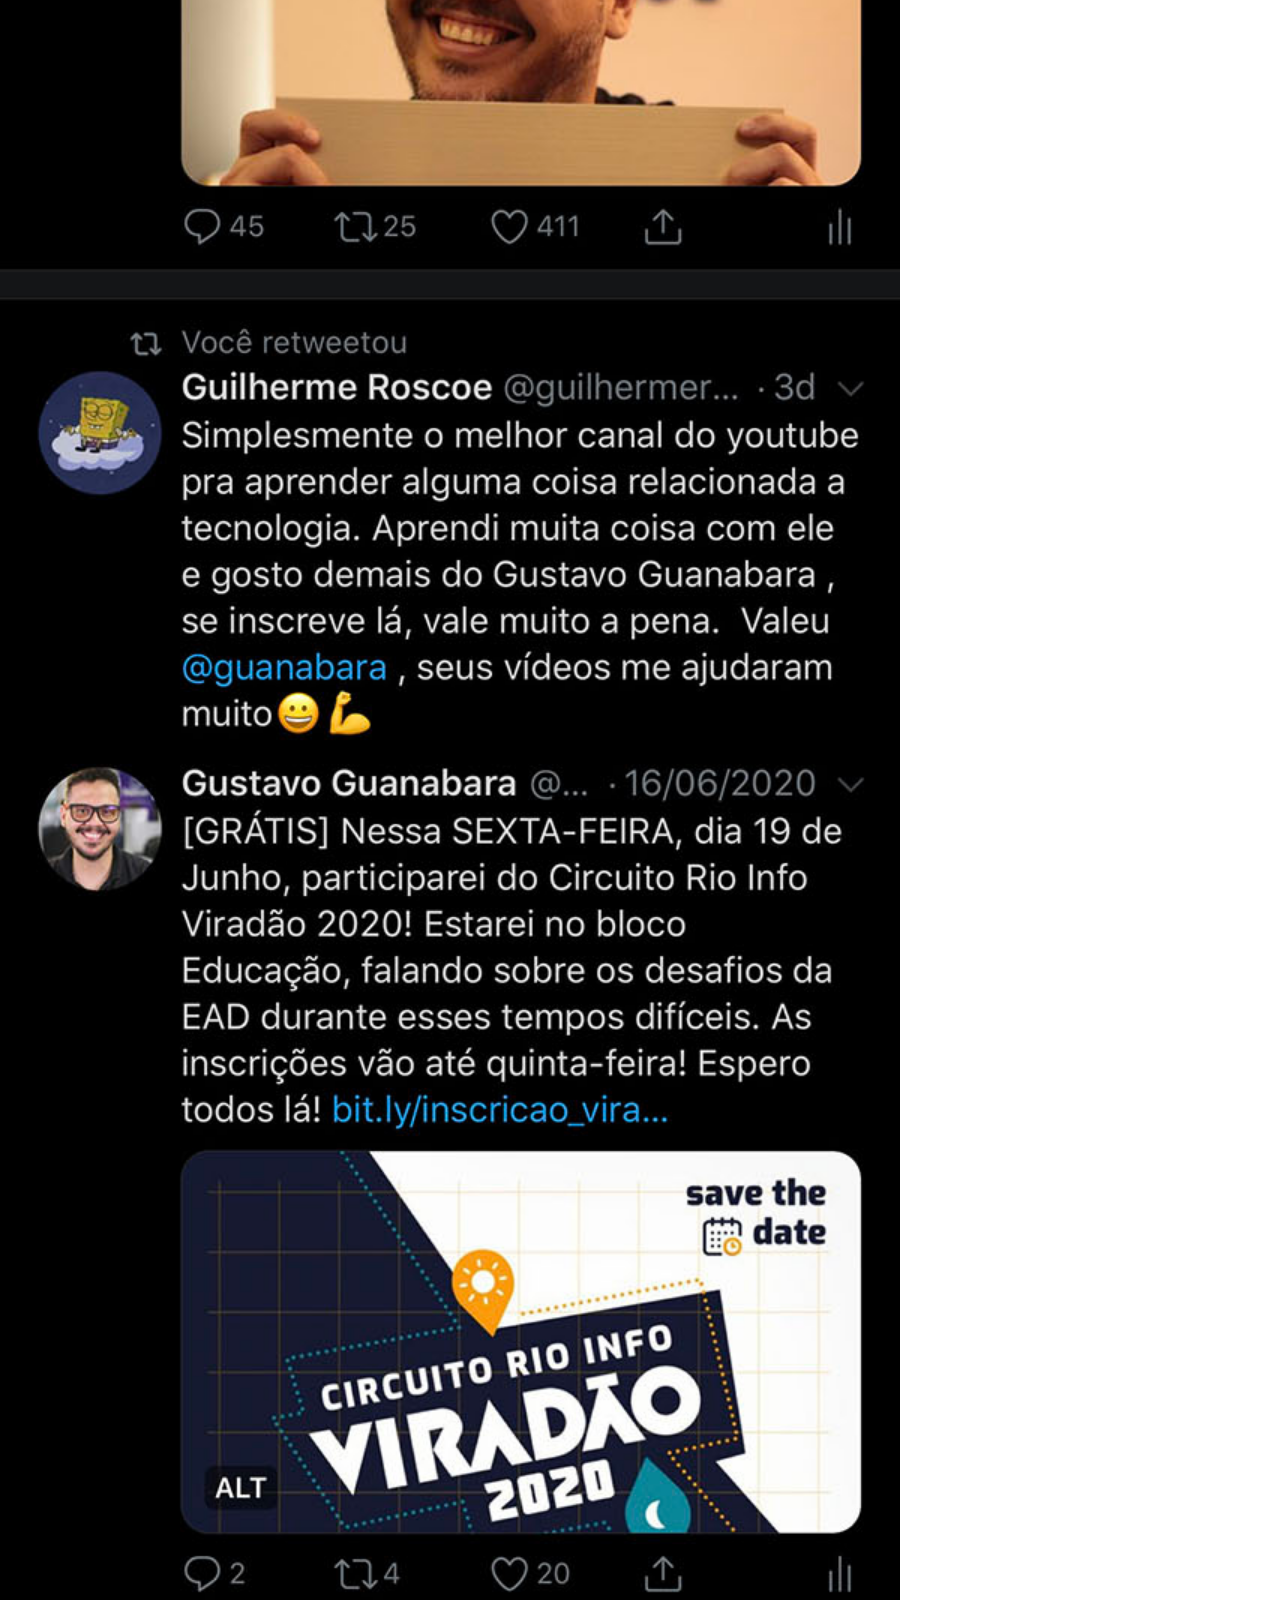
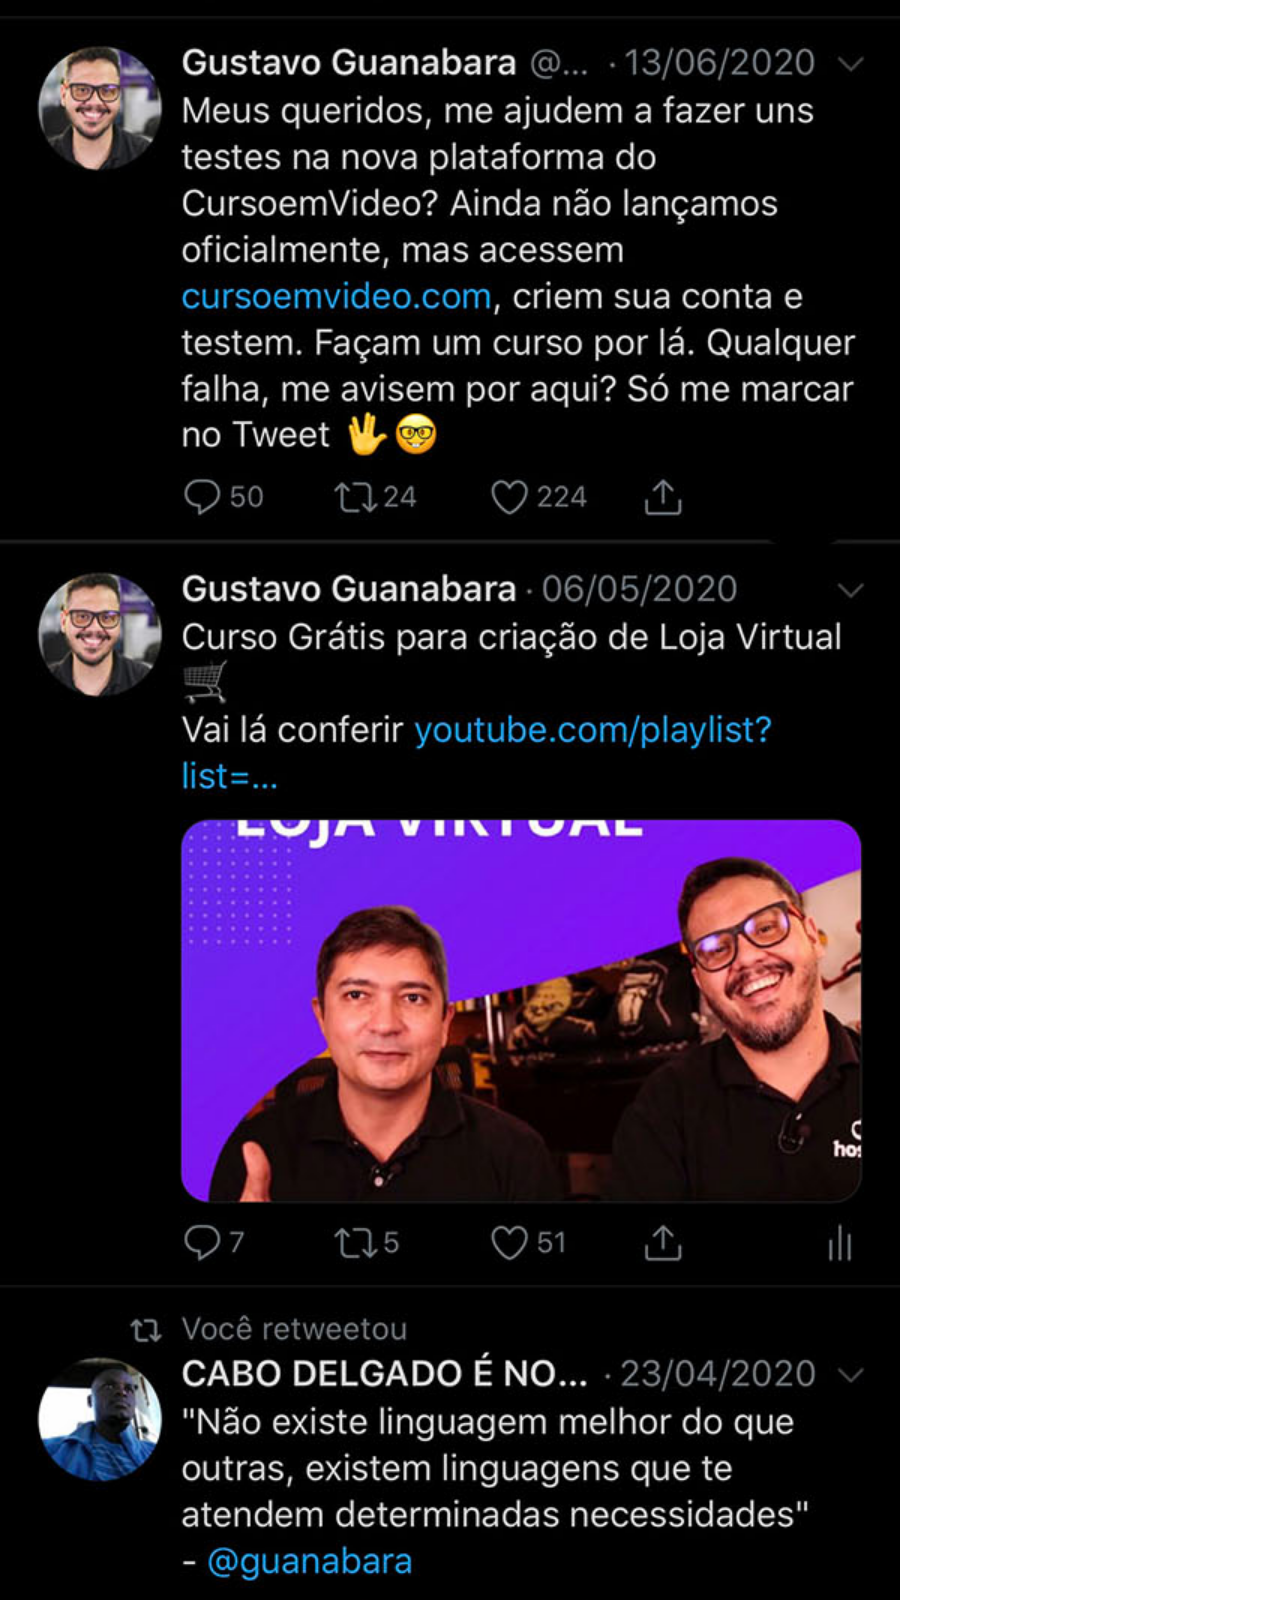
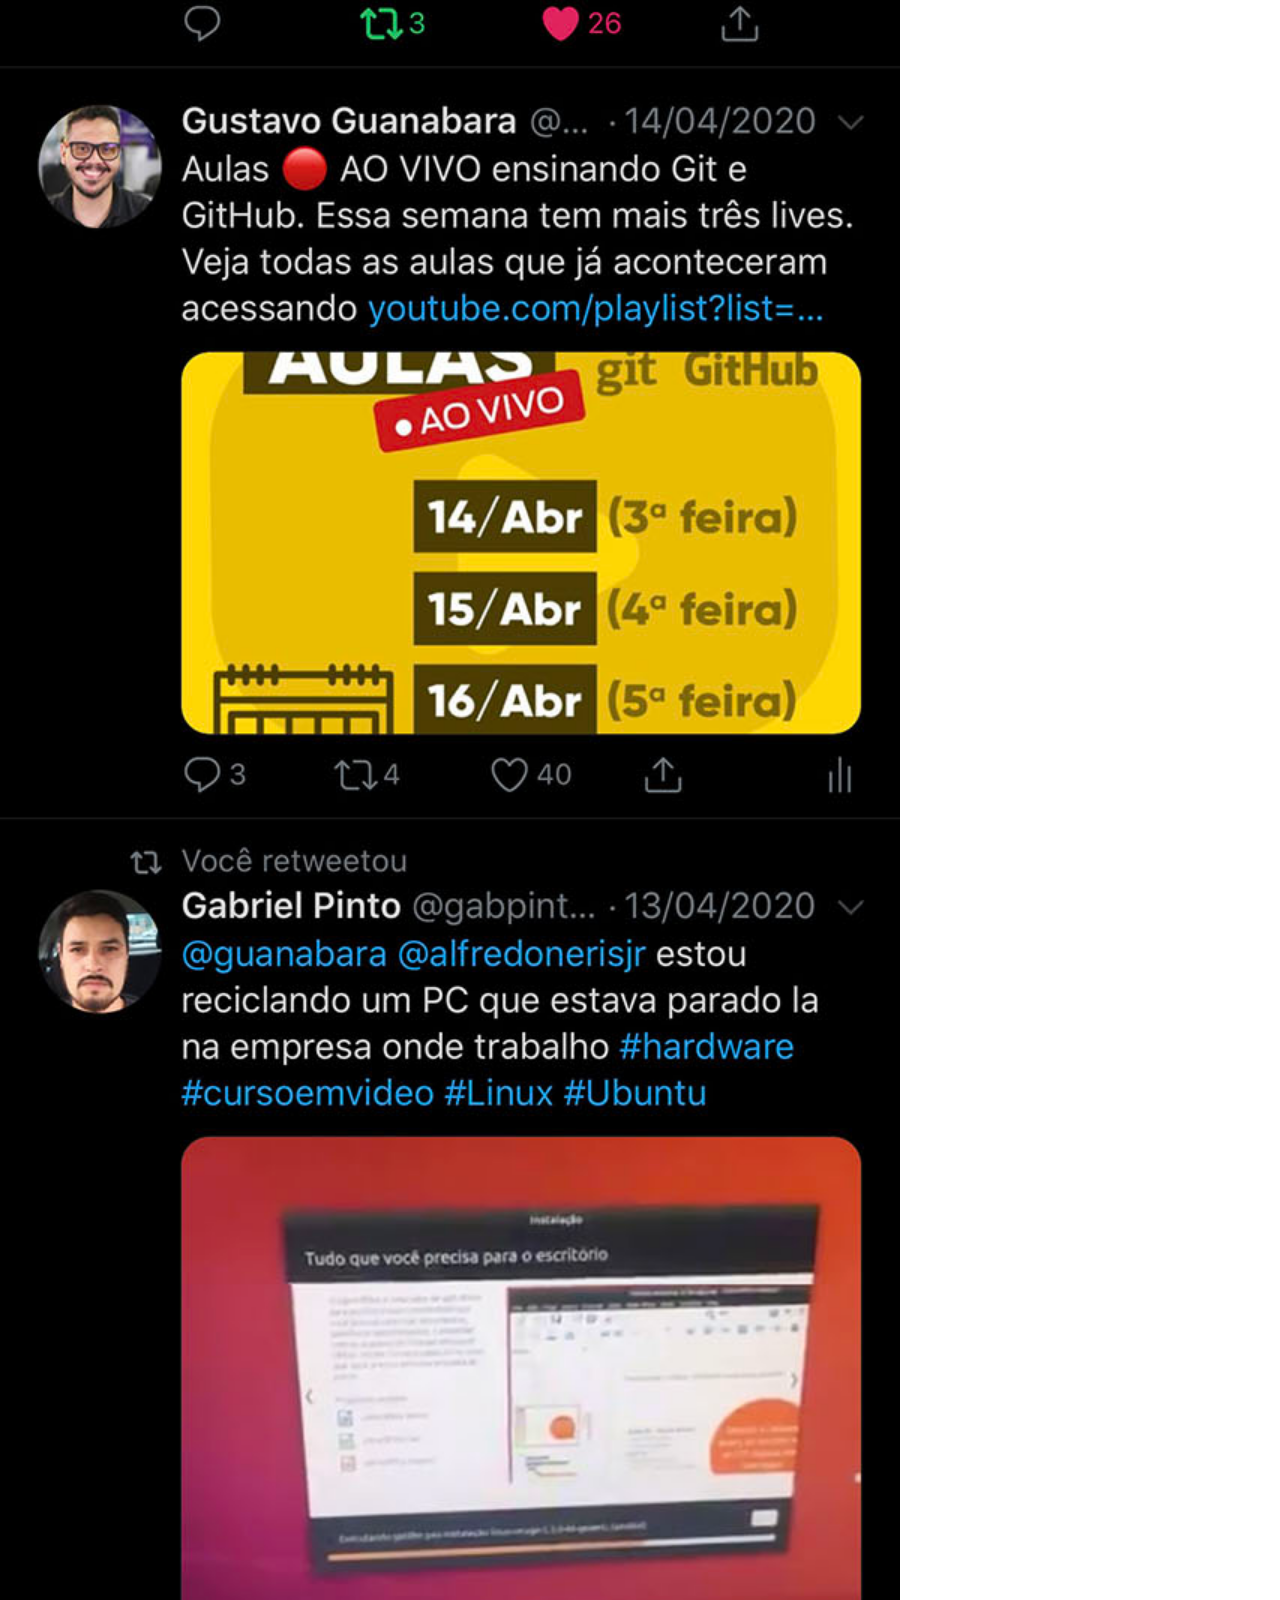
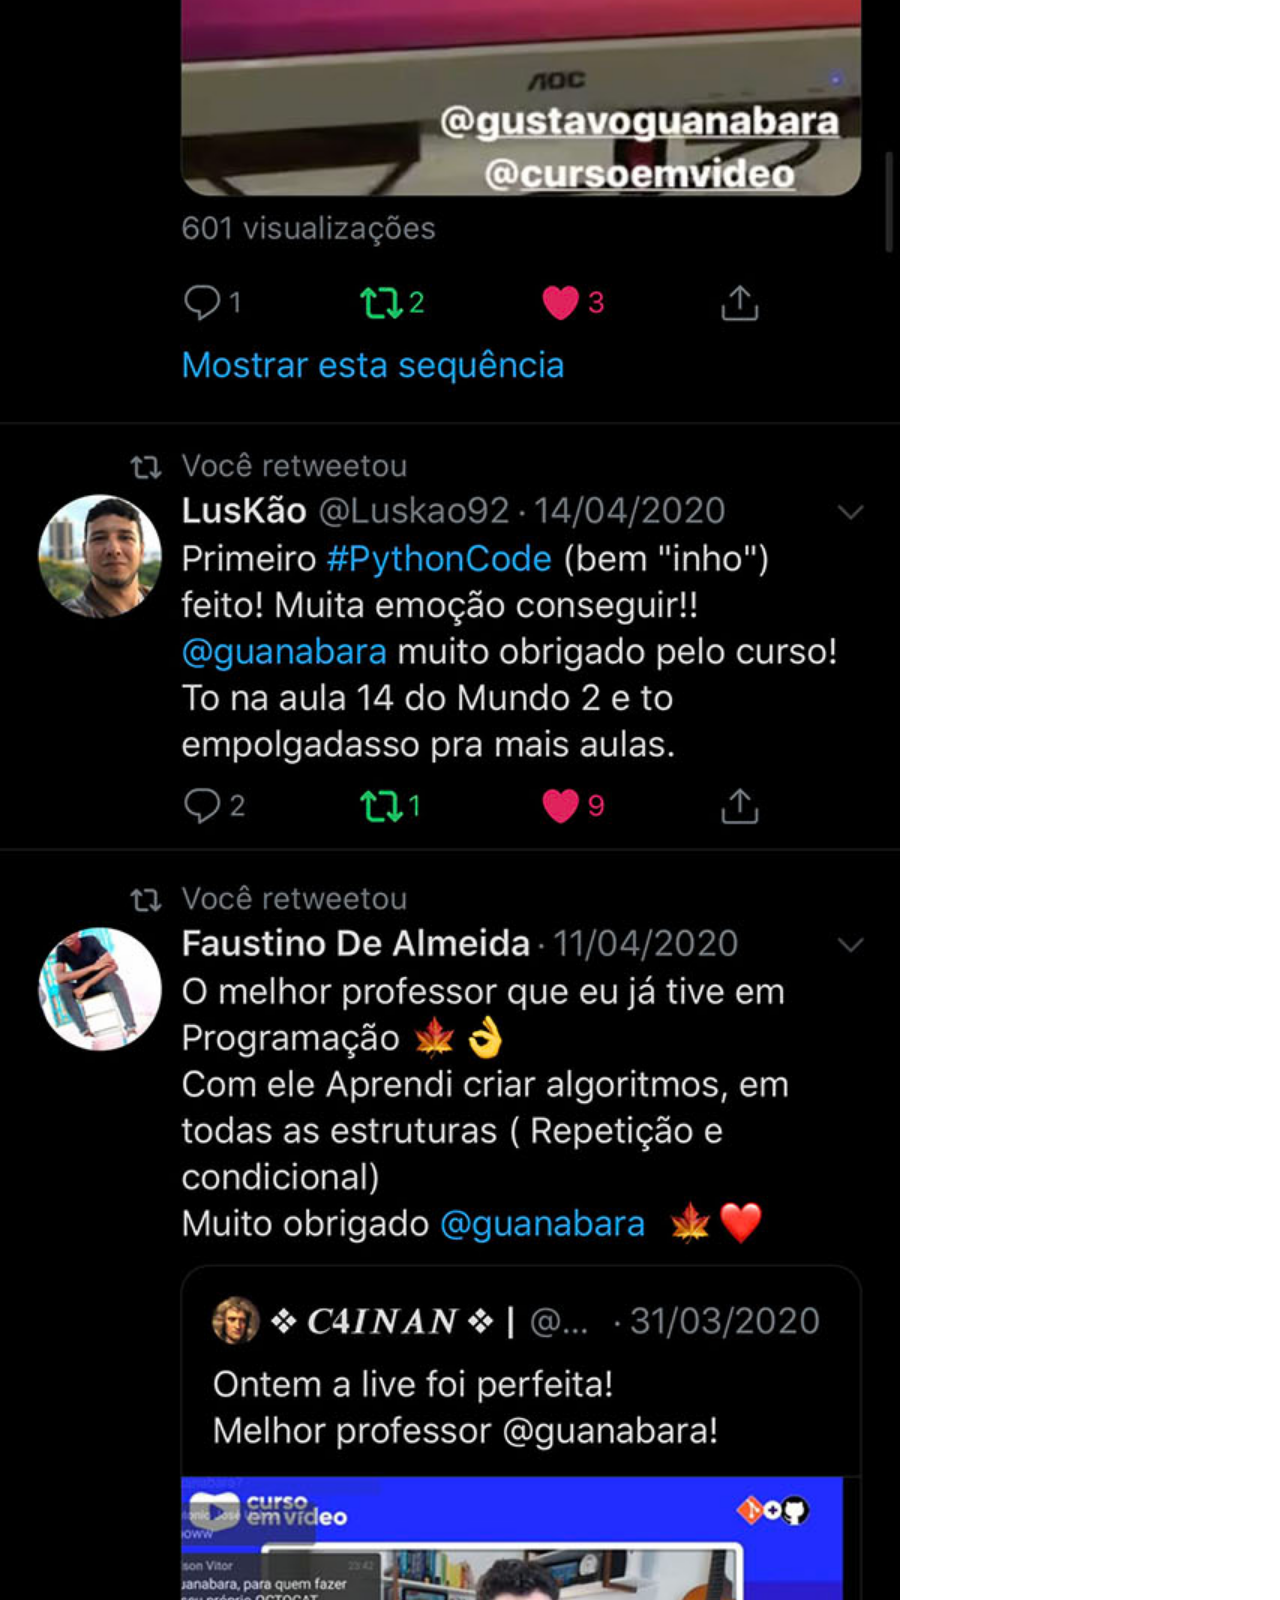
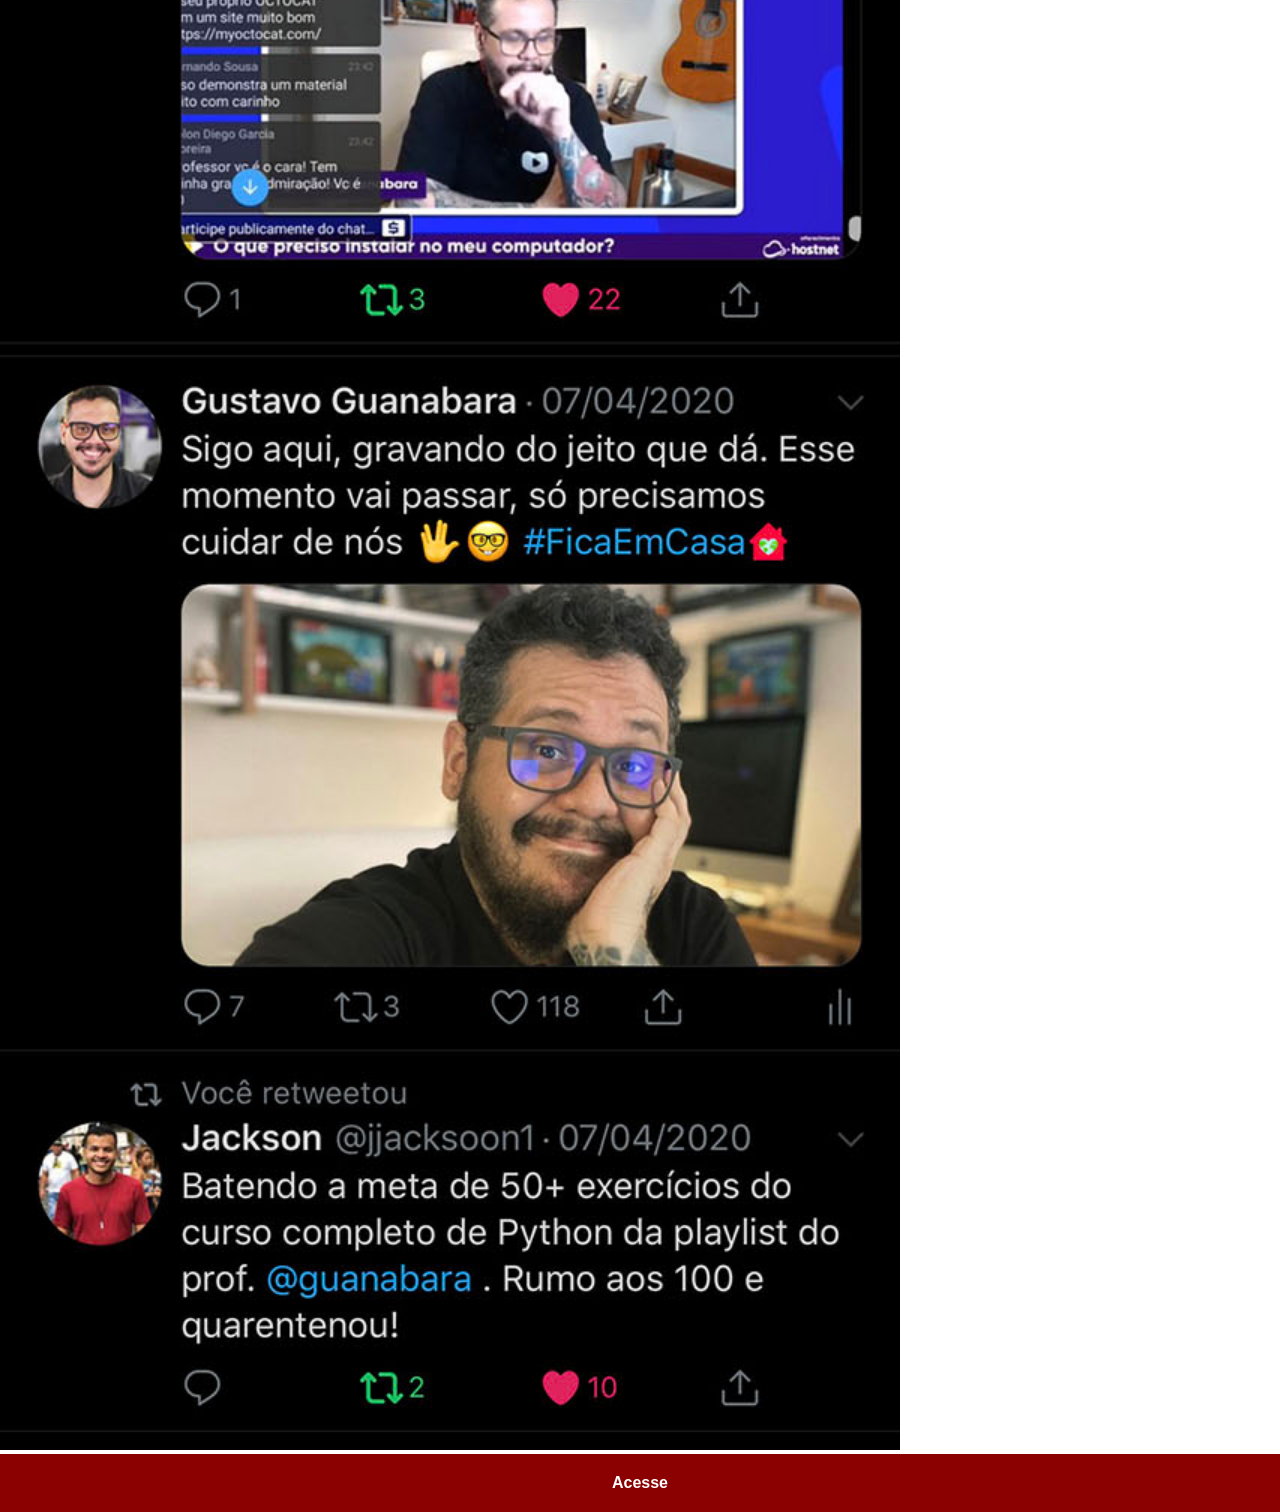
<file: twitter.html>
<!DOCTYPE html>
<html lang="pt-br">
<head>
    <meta charset="UTF-8">
    <meta name="viewport" content="width=device-width, initial-scale=1.0">
    <title>Twitter</title>
    <link rel="stylesheet" href="estilos/social.css">
</head>
<body>
    <img src="imagens/tela-twitter.jpg" alt="Twitter">
    <a href="https://x.com/guanabara"target="_blank">Acesse</a>
    
</body>
</html>
</file>
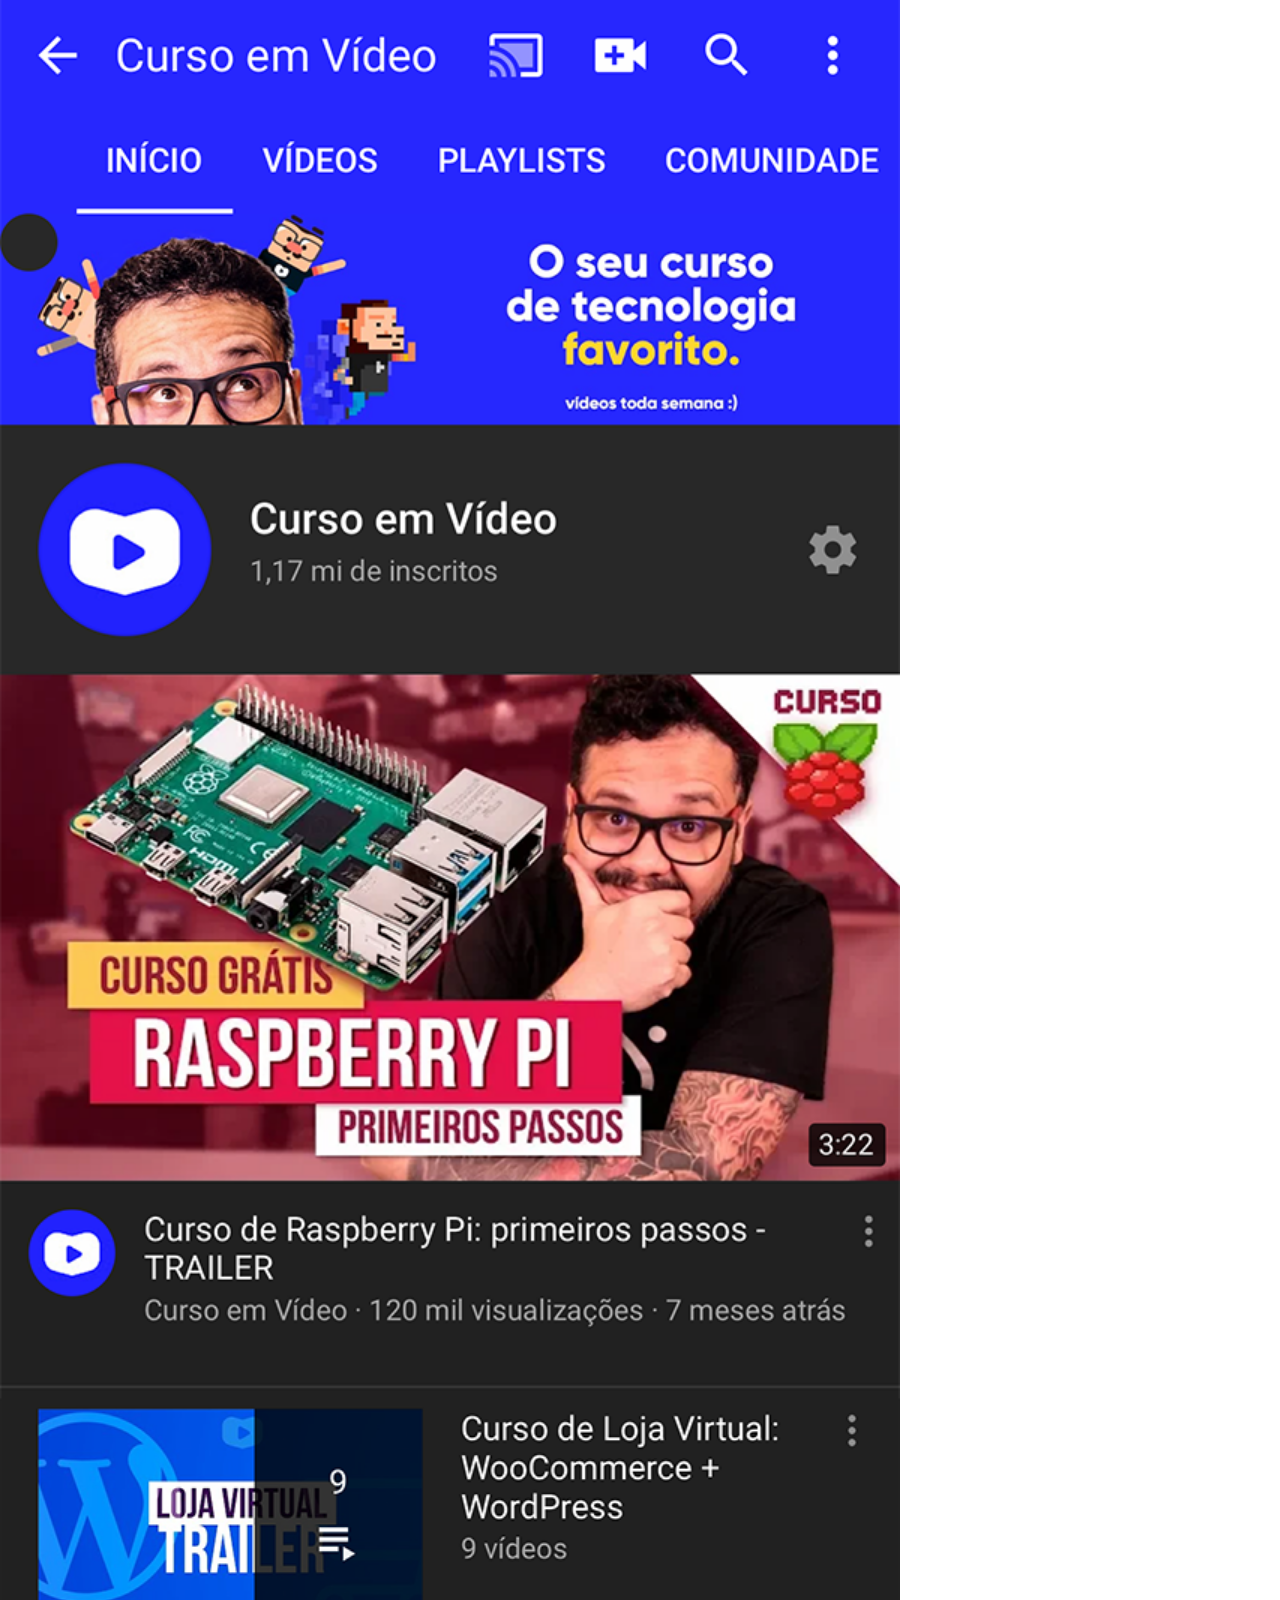
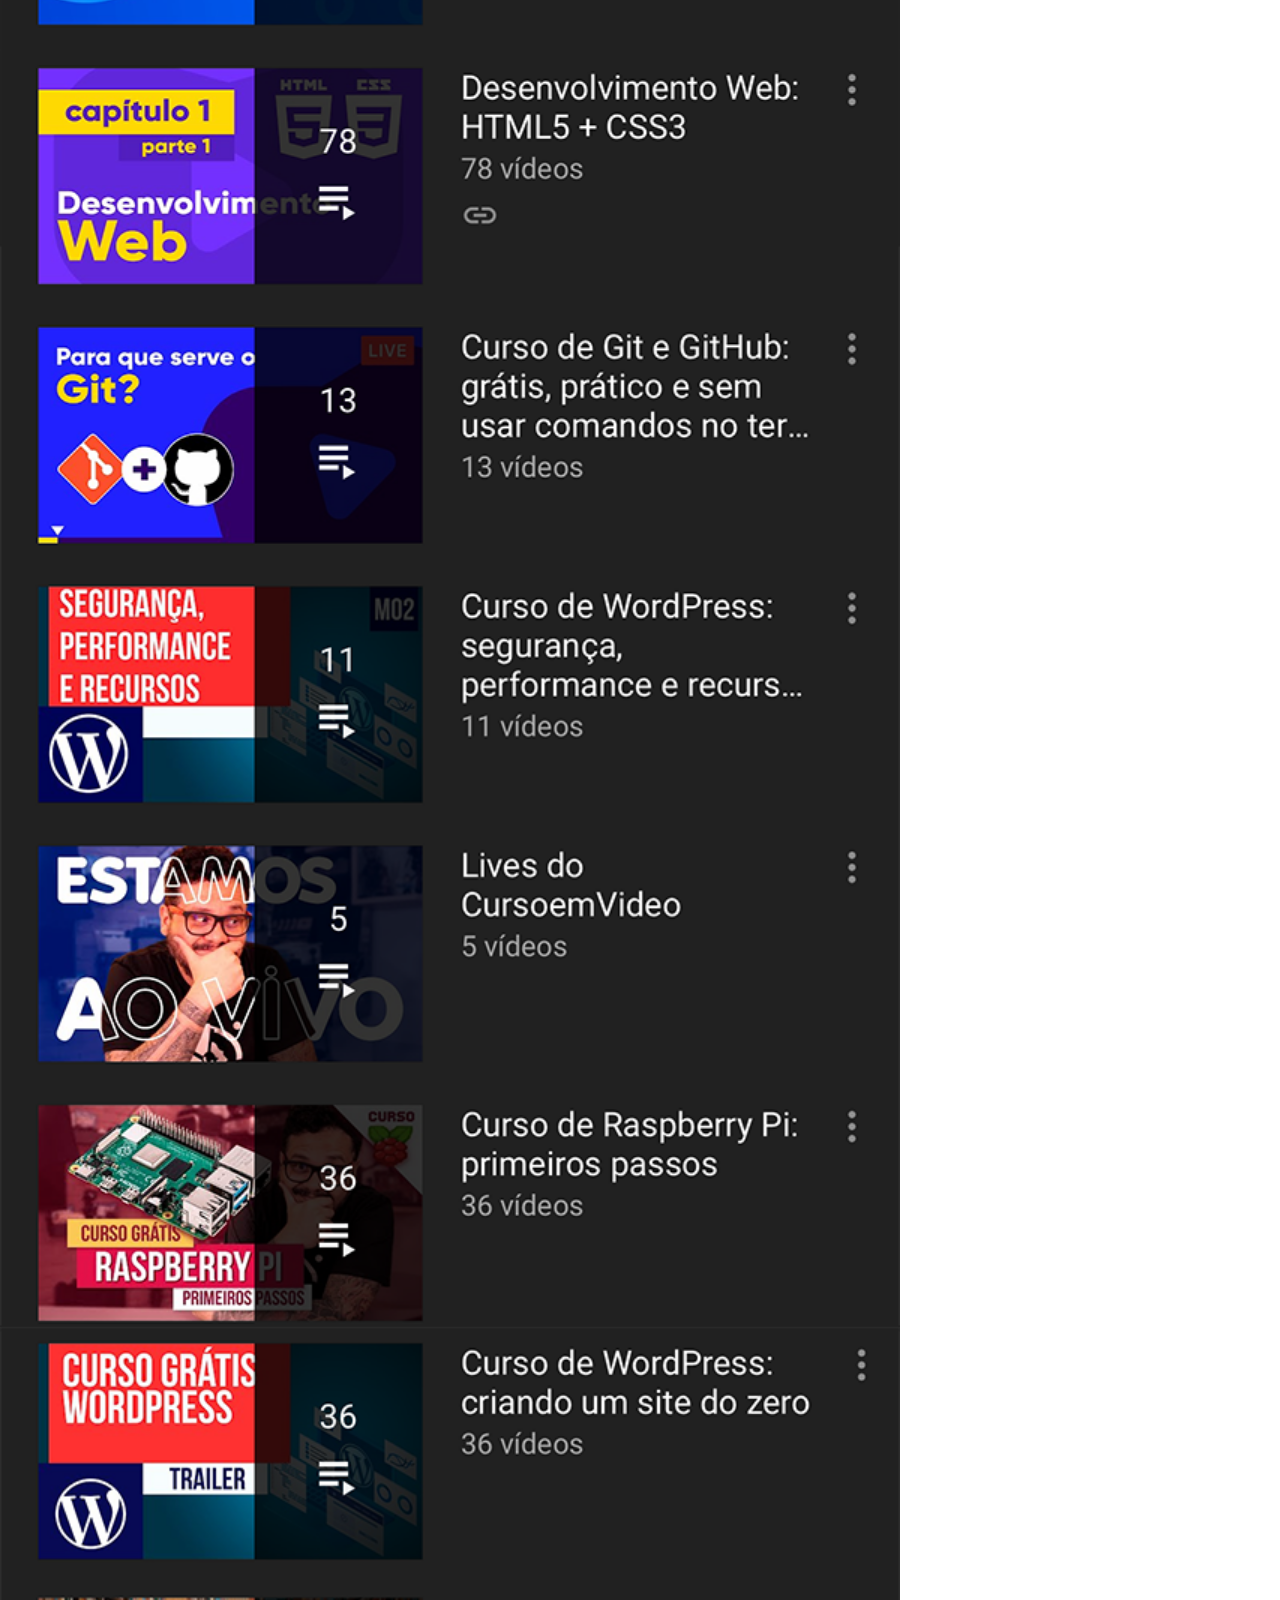
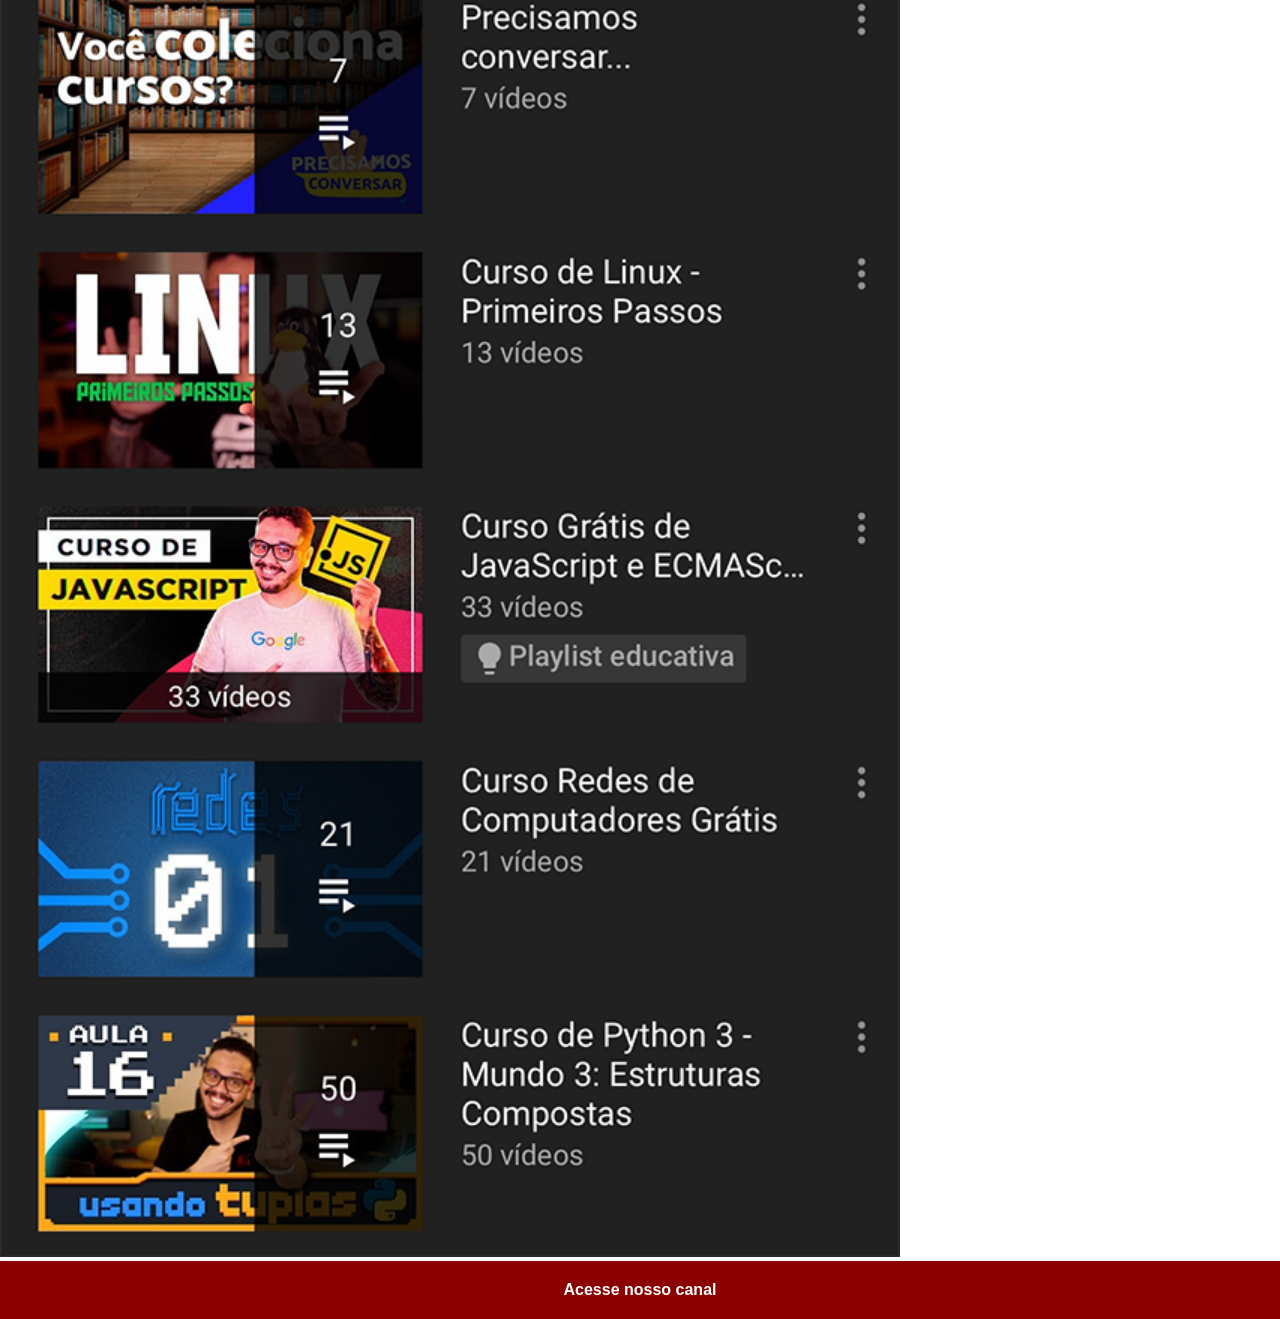
<file: yotube.html>
<!DOCTYPE html>
<html lang="pt-br">
<head>
    <meta charset="UTF-8">
    <meta name="viewport" content="width=device-width, initial-scale=1.0">
    <title>YouTube</title>
    <link rel="stylesheet" href="estilos/social.css">   
</head>

<body>
    <img src="imagens/tela-youtube.png" alt="YouTube">
    <a href="https://www.youtube.com/@cursoemvideo/playlists" target="_blank">Acesse nosso canal</a>
</body>
</html>
</file>
<file: estilos/style.css>
@charset "UTF-8";

*{
    margin: 0 px;
    padding: 0 px;
    font-family: Arial, Helvetica, sans-serif;

}

html, body {
    height: 100vh;
    width: 100vw;
    background-color: black;
}
body{
   background: url('../imagens/fundo-madeira.jpg')no-repeat top center;
   background-size: cover;
   background-attachment: fixed;
}

main{
    height: 100vh;
    position: relative;
    
}
section#telefone {

    position: absolute;
    top: 50%;
    left: 50%;
    transform: translate(-50%, -50%);
    height: 627px;
    width: 311px;
    
    background:  url('../imagens/frame-iphone.png')no-repeat; 
}
iframe#tela{
    position: relative;
    top: 80px;
    left: 22px;
    width: 268px;
    height: 471px;
}
section#redes-sociais{
    text-align: right;
}
section#redes-sociais img {
    width: 50px;
    margin: 10px;
    border-radius: 50%;
    box-shadow: 2px 2px 5px  rgba(0, 0, 0, 0.400);

}
section#redes-sociais img:hover {
    border: 2px solid rgba(255, 255, 255, 0.637);
    box-sizing: border-box;
    transform: translate(-3px, -3px);
    box-shadow: 5px 5px 10px rgba(0, 0, 0, 0.623);
    transition: transform 0.5s, border 1s;
    
}
</file>
<file: estilos/social.css>
@charset 'UTF-8';

      * {
            margin: 0px;
            padding: 0px;
            font-family: Arial, Helvetica, sans-serif;
        }
        ::-webkit-scrollbar{
            width: 0px;
            height: 0px; 
        }
        
        img {
            width: 100vh;

        }
        a {
            display: block;
            background-color:darkred;
            padding: 20px;
            text-align: center;
            color: white;
            font-weight: bold;
            text-decoration: none;
        }
        a:hover {
            background-color: red;

        }
</file>
